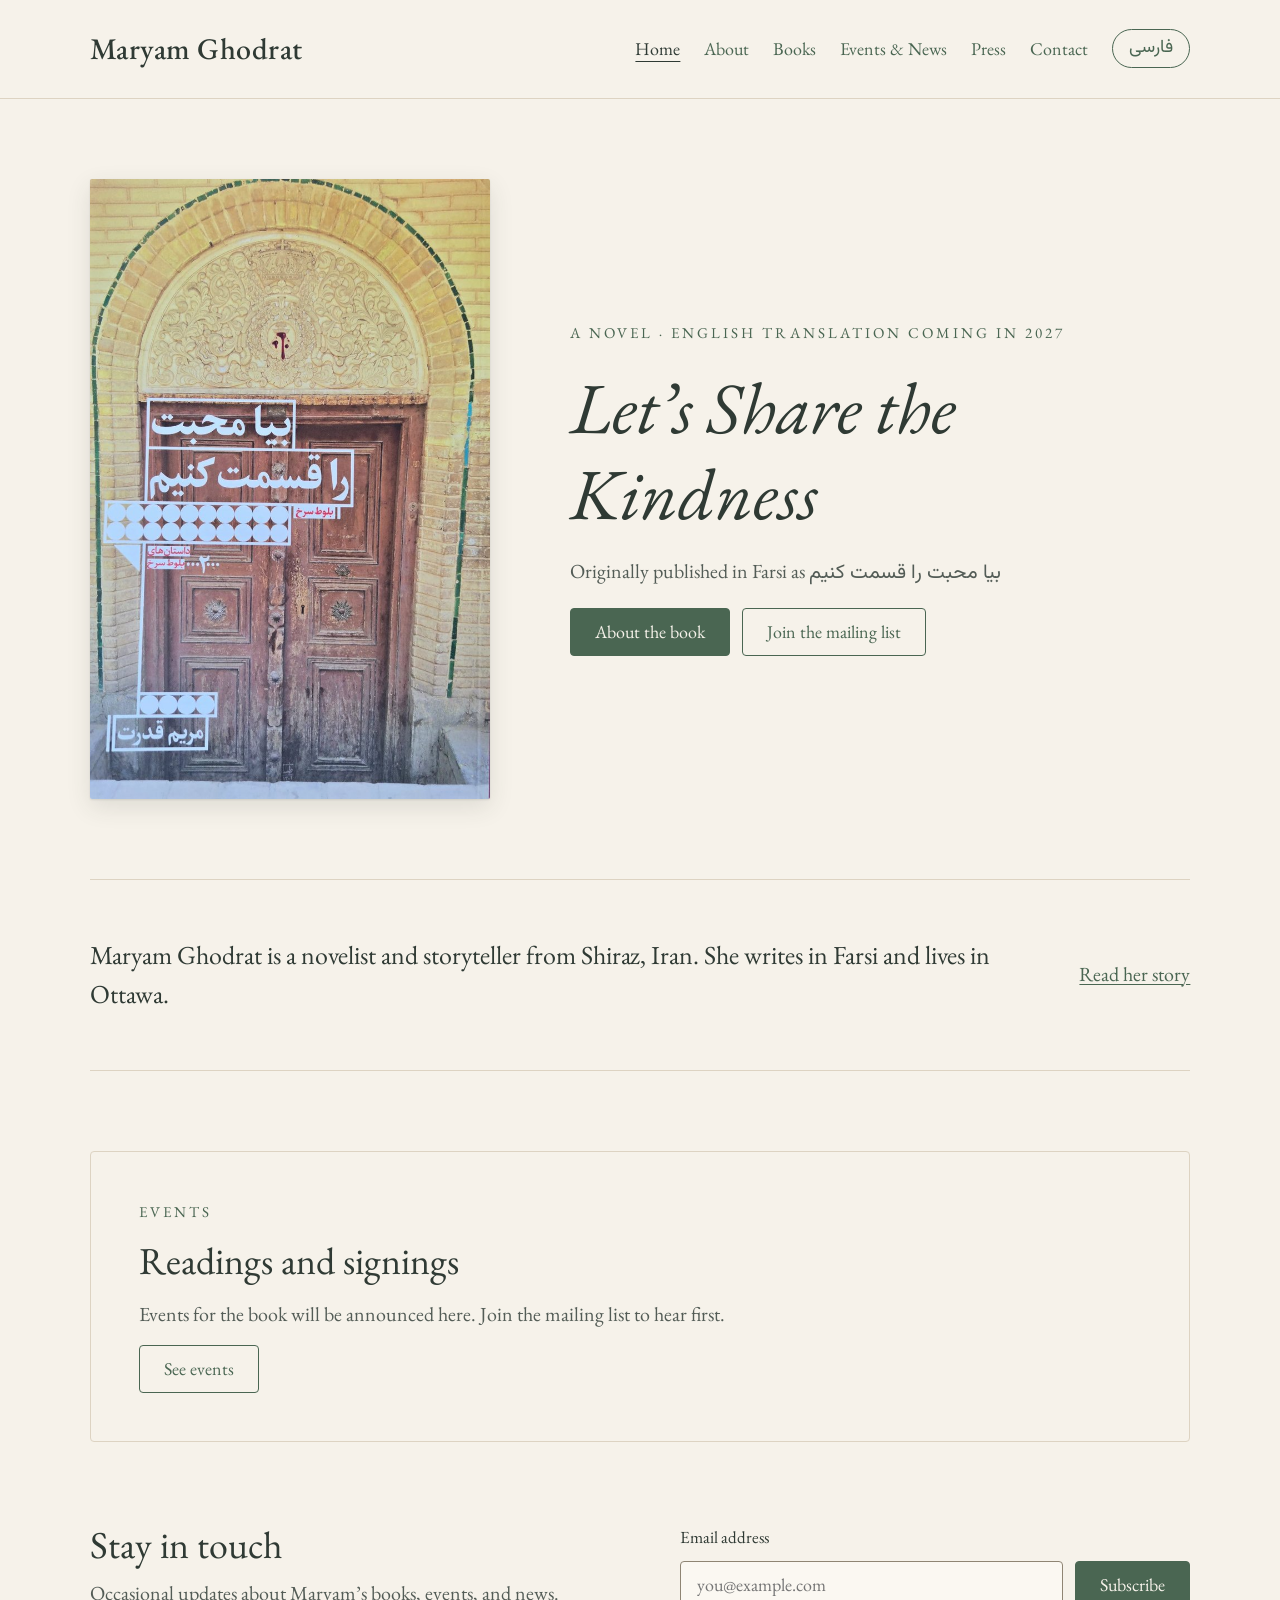
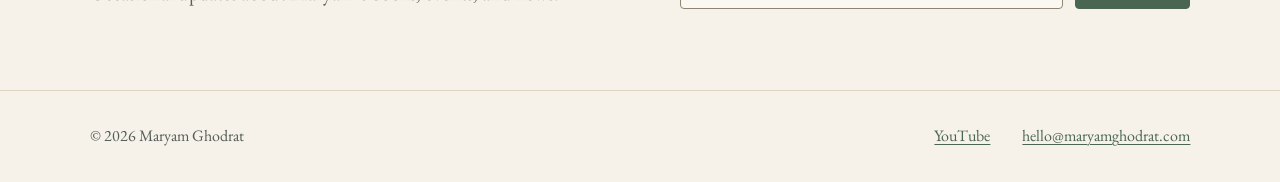
<file: index.html>
<!doctype html>
<html lang="en" dir="ltr">
<head>
  <meta charset="utf-8">
  <meta name="viewport" content="width=device-width, initial-scale=1">
  <title>Maryam Ghodrat</title>
  <meta name="description" content="Maryam Ghodrat is a Farsi-language novelist and storyteller from Shiraz, Iran, now living in Ottawa.">
  <link rel="canonical" href="https://maryamghodrat.com/">
  <link rel="alternate" hreflang="en" href="https://maryamghodrat.com/">
  <link rel="alternate" hreflang="fa" href="https://maryamghodrat.com/fa/">
  <meta property="og:type" content="website">
  <meta property="og:title" content="Maryam Ghodrat">
  <meta property="og:description" content="Maryam Ghodrat is a Farsi-language novelist and storyteller from Shiraz, Iran, now living in Ottawa.">
  <meta property="og:url" content="https://maryamghodrat.com/">
  <meta property="og:image" content="https://maryamghodrat.com/images/cover-fa-front.jpg">
  <link rel="preconnect" href="https://fonts.googleapis.com">
  <link rel="preconnect" href="https://fonts.gstatic.com" crossorigin>
  <link rel="stylesheet" href="https://fonts.googleapis.com/css2?family=EB+Garamond:ital,wght@0,400;0,500;1,400&family=Vazirmatn:wght@400;500&display=swap">
  <link rel="stylesheet" href="css/style.css">
  <script src="js/signup.js" defer></script>
</head>
<body>
  <a class="skip" href="#main">Skip to content</a>
  <header class="site-header">
    <a class="wordmark" href="index.html">Maryam Ghodrat</a>
    <nav aria-label="Main">
      <a href="index.html" aria-current="page">Home</a>
      <a href="about.html">About</a>
      <a href="books.html">Books</a>
      <a href="events.html">Events &amp; News</a>
      <a href="press.html">Press</a>
      <a href="contact.html">Contact</a>
      <a class="lang-switch" href="fa/index.html" lang="fa" hreflang="fa" aria-label="Read this page in Farsi">فارسی</a>
    </nav>
  </header>
  <main id="main">
    <section class="hero">
      <div class="hero-cover"><img src="images/cover-fa-front.jpg" width="720" height="1116" alt="Front cover of بیا محبت را قسمت کنیم by Maryam Ghodrat: a weathered, carved wooden door in an arched brick doorway"></div>
      <div class="hero-text">
        <p class="eyebrow">A novel · English translation coming in 2027</p>
        <h1><em>Let’s Share the Kindness</em></h1>
        <p class="muted">Originally published in Farsi as <span lang="fa" dir="rtl">بیا محبت را قسمت کنیم</span></p>
        <div class="actions">
          <a class="btn" href="books.html">About the book</a>
          <a class="btn btn-outline" href="#newsletter">Join the mailing list</a>
        </div>
      </div>
    </section>

    <section class="intro">
      <p>Maryam Ghodrat is a novelist and storyteller from Shiraz, Iran. She writes in Farsi and lives in Ottawa.</p>
      <a href="about.html">Read her story</a>
    </section>

    <section class="two-up">
      <div class="panel">
        <p class="eyebrow">Events</p>
        <h2>Readings and signings</h2>
        <p class="muted">Events for the book will be announced here. Join the mailing list to hear first.</p>
        <a class="btn btn-outline" href="events.html">See events</a>
      </div>
    </section>
  </main>
  <section class="signup" id="newsletter" aria-labelledby="newsletter-h">
    <div>
      <h2 id="newsletter-h">Stay in touch</h2>
      <p class="muted">Occasional updates about Maryam’s books, events, and news.</p>
    </div>
    <!-- Newsletter: signups go straight to Kit (form 10128531). Subscribers are stored in the Kit account, not on this website. -->
    <form class="signup-form" action="https://app.kit.com/forms/10128531/subscriptions" method="post" data-success="Thank you! Please check your inbox and confirm your subscription.">
      <label for="email">Email address</label>
      <div class="row">
        <input id="email" name="email_address" type="email" autocomplete="email" placeholder="you@example.com" dir="ltr" required>
        <button type="submit" class="btn">Subscribe</button>
      </div>
      <p class="form-status" role="status" aria-live="polite"></p>
    </form>
  </section>
  <footer class="site-footer">
    <span>© 2026 Maryam Ghodrat</span>
    <span class="footer-links"><a href="https://www.youtube.com/playlist?list=PLEKfHqTcQ0SQ">YouTube</a><a href="mailto:hello@maryamghodrat.com" dir="ltr">hello@maryamghodrat.com</a></span>
  </footer>
</body>
</html>
</file>
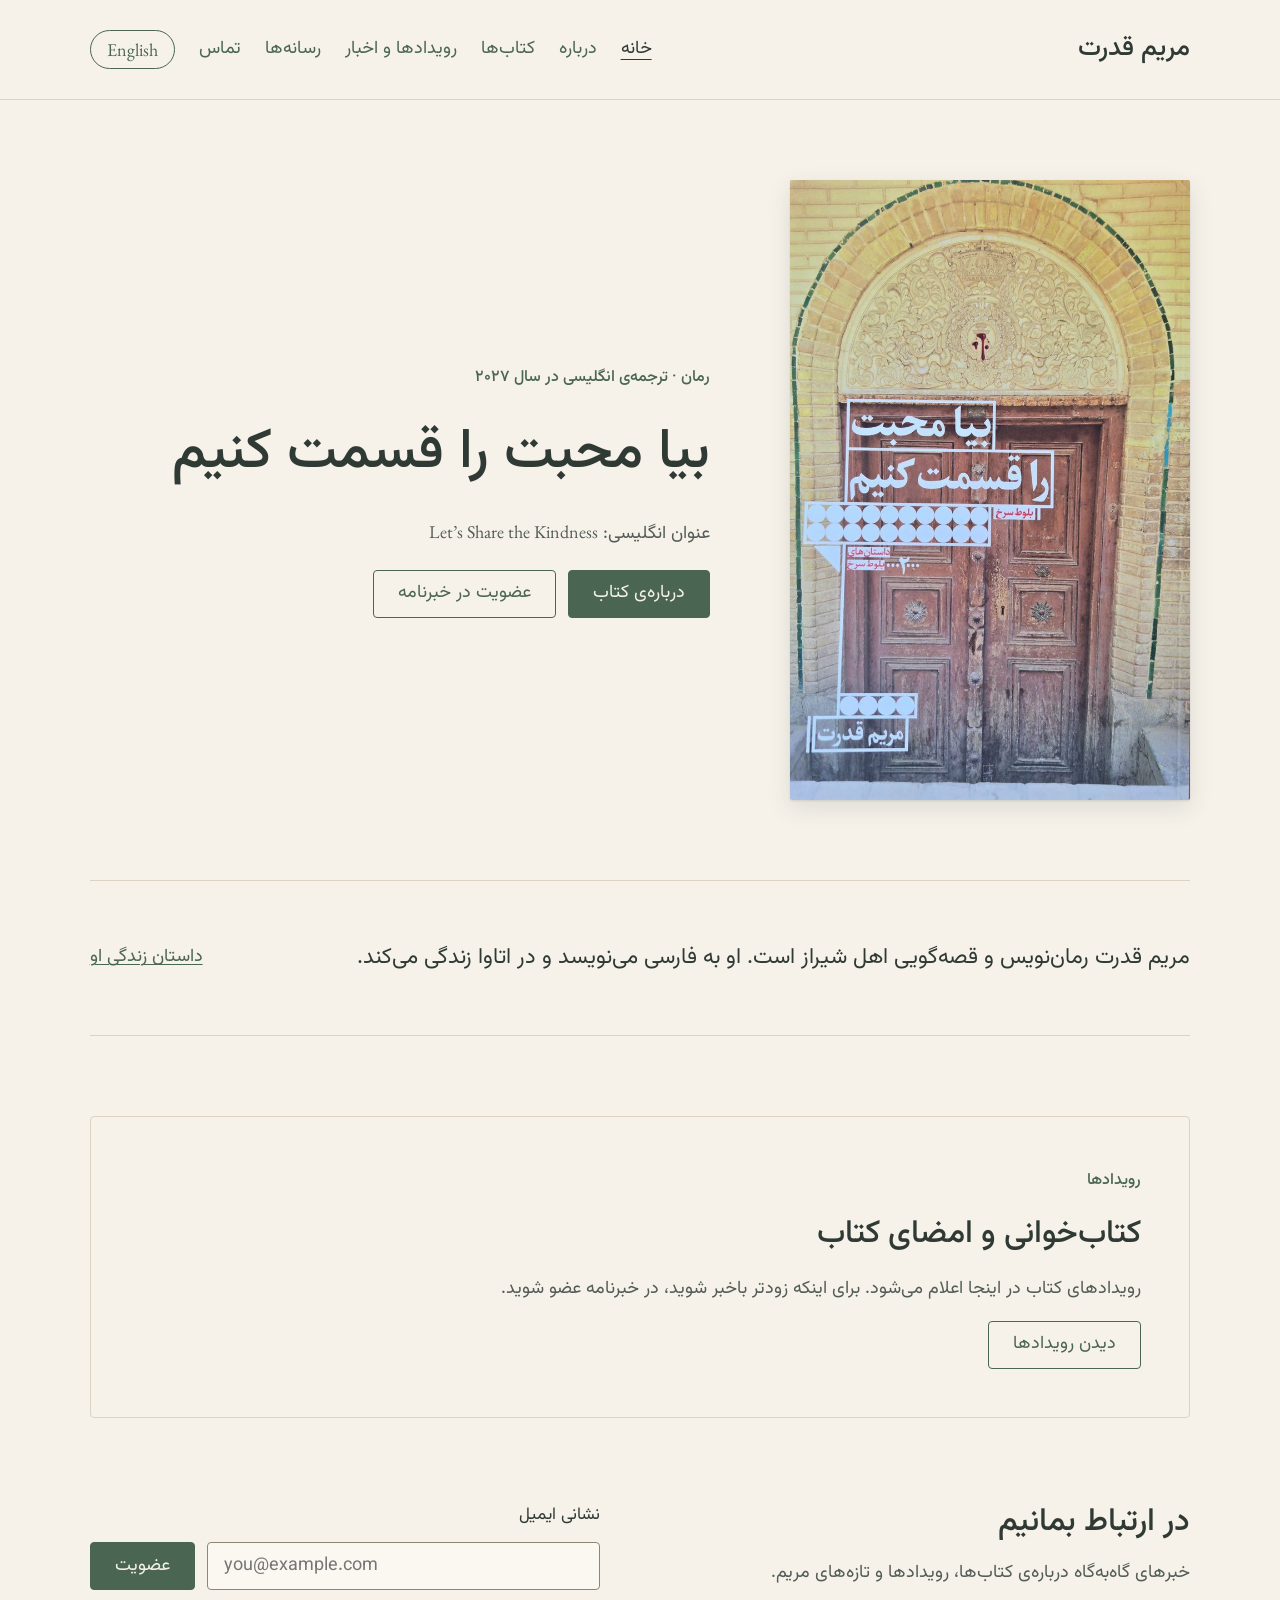
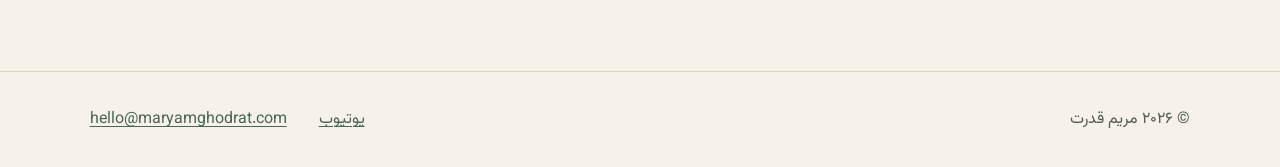
<file: fa/index.html>
<!doctype html>
<html lang="fa" dir="rtl">
<head>
  <meta charset="utf-8">
  <meta name="viewport" content="width=device-width, initial-scale=1">
  <title>مریم قدرت</title>
  <meta name="description" content="مریم قدرت، رمان‌نویس و قصه‌گوی فارسی‌زبان اهل شیراز، ساکن اتاوا.">
  <link rel="canonical" href="https://maryamghodrat.com/fa/">
  <link rel="alternate" hreflang="en" href="https://maryamghodrat.com/">
  <link rel="alternate" hreflang="fa" href="https://maryamghodrat.com/fa/">
  <meta property="og:type" content="website">
  <meta property="og:title" content="مریم قدرت">
  <meta property="og:description" content="مریم قدرت، رمان‌نویس و قصه‌گوی فارسی‌زبان اهل شیراز، ساکن اتاوا.">
  <meta property="og:url" content="https://maryamghodrat.com/fa/">
  <meta property="og:image" content="https://maryamghodrat.com/images/cover-fa-front.jpg">
  <link rel="preconnect" href="https://fonts.googleapis.com">
  <link rel="preconnect" href="https://fonts.gstatic.com" crossorigin>
  <link rel="stylesheet" href="https://fonts.googleapis.com/css2?family=EB+Garamond:ital,wght@0,400;0,500;1,400&family=Vazirmatn:wght@400;500&display=swap">
  <link rel="stylesheet" href="../css/style.css">
  <script src="../js/signup.js" defer></script>
</head>
<body>
  <a class="skip" href="#main">رفتن به محتوای اصلی</a>
  <header class="site-header">
    <a class="wordmark" href="index.html">مریم قدرت</a>
    <nav aria-label="منوی اصلی">
      <a href="index.html" aria-current="page">خانه</a>
      <a href="about.html">درباره</a>
      <a href="books.html">کتاب‌ها</a>
      <a href="events.html">رویدادها و اخبار</a>
      <a href="press.html">رسانه‌ها</a>
      <a href="contact.html">تماس</a>
      <a class="lang-switch" href="../index.html" lang="en" hreflang="en" aria-label="Read this page in English">English</a>
    </nav>
  </header>
  <main id="main">
    <section class="hero">
      <div class="hero-cover"><img src="../images/cover-fa-front.jpg" width="720" height="1116" alt="جلد روی کتاب «بیا محبت را قسمت کنیم» اثر مریم قدرت: دری چوبی و کهنه در سردری آجری و طاق‌دار"></div>
      <div class="hero-text">
        <p class="eyebrow">رمان · ترجمه‌ی انگلیسی در سال ۲۰۲۷</p>
        <h1>بیا محبت را قسمت کنیم</h1>
        <p class="muted">عنوان انگلیسی: <span lang="en" dir="ltr"><em>Let’s Share the Kindness</em></span></p>
        <div class="actions">
          <a class="btn" href="books.html">درباره‌ی کتاب</a>
          <a class="btn btn-outline" href="#newsletter">عضویت در خبرنامه</a>
        </div>
      </div>
    </section>

    <section class="intro">
      <p>مریم قدرت رمان‌نویس و قصه‌گویی اهل شیراز است. او به فارسی می‌نویسد و در اتاوا زندگی می‌کند.</p>
      <a href="about.html">داستان زندگی او</a>
    </section>

    <section class="two-up">
      <div class="panel">
        <p class="eyebrow">رویدادها</p>
        <h2>کتاب‌خوانی و امضای کتاب</h2>
        <p class="muted">رویدادهای کتاب در اینجا اعلام می‌شود. برای اینکه زودتر باخبر شوید، در خبرنامه عضو شوید.</p>
        <a class="btn btn-outline" href="events.html">دیدن رویدادها</a>
      </div>
    </section>
  </main>
  <section class="signup" id="newsletter" aria-labelledby="newsletter-h">
    <div>
      <h2 id="newsletter-h">در ارتباط بمانیم</h2>
      <p class="muted">خبرهای گاه‌به‌گاه درباره‌ی کتاب‌ها، رویدادها و تازه‌های مریم.</p>
    </div>
    <!-- Newsletter: signups go straight to Kit (form 10128531). Subscribers are stored in the Kit account, not on this website. -->
    <form class="signup-form" action="https://app.kit.com/forms/10128531/subscriptions" method="post" data-success="سپاس! لطفاً ایمیل خود را بررسی کنید و عضویتتان را تأیید کنید.">
      <label for="email">نشانی ایمیل</label>
      <div class="row">
        <input id="email" name="email_address" type="email" autocomplete="email" placeholder="you@example.com" dir="ltr" required>
        <button type="submit" class="btn">عضویت</button>
      </div>
      <p class="form-status" role="status" aria-live="polite"></p>
    </form>
  </section>
  <footer class="site-footer">
    <span>© ۲۰۲۶ مریم قدرت</span>
    <span class="footer-links"><a href="https://www.youtube.com/channel/UCjnXpdF6b_UfxLox6xlHu4A">یوتیوب</a><a href="mailto:hello@maryamghodrat.com" dir="ltr">hello@maryamghodrat.com</a></span>
  </footer>
</body>
</html>
</file>
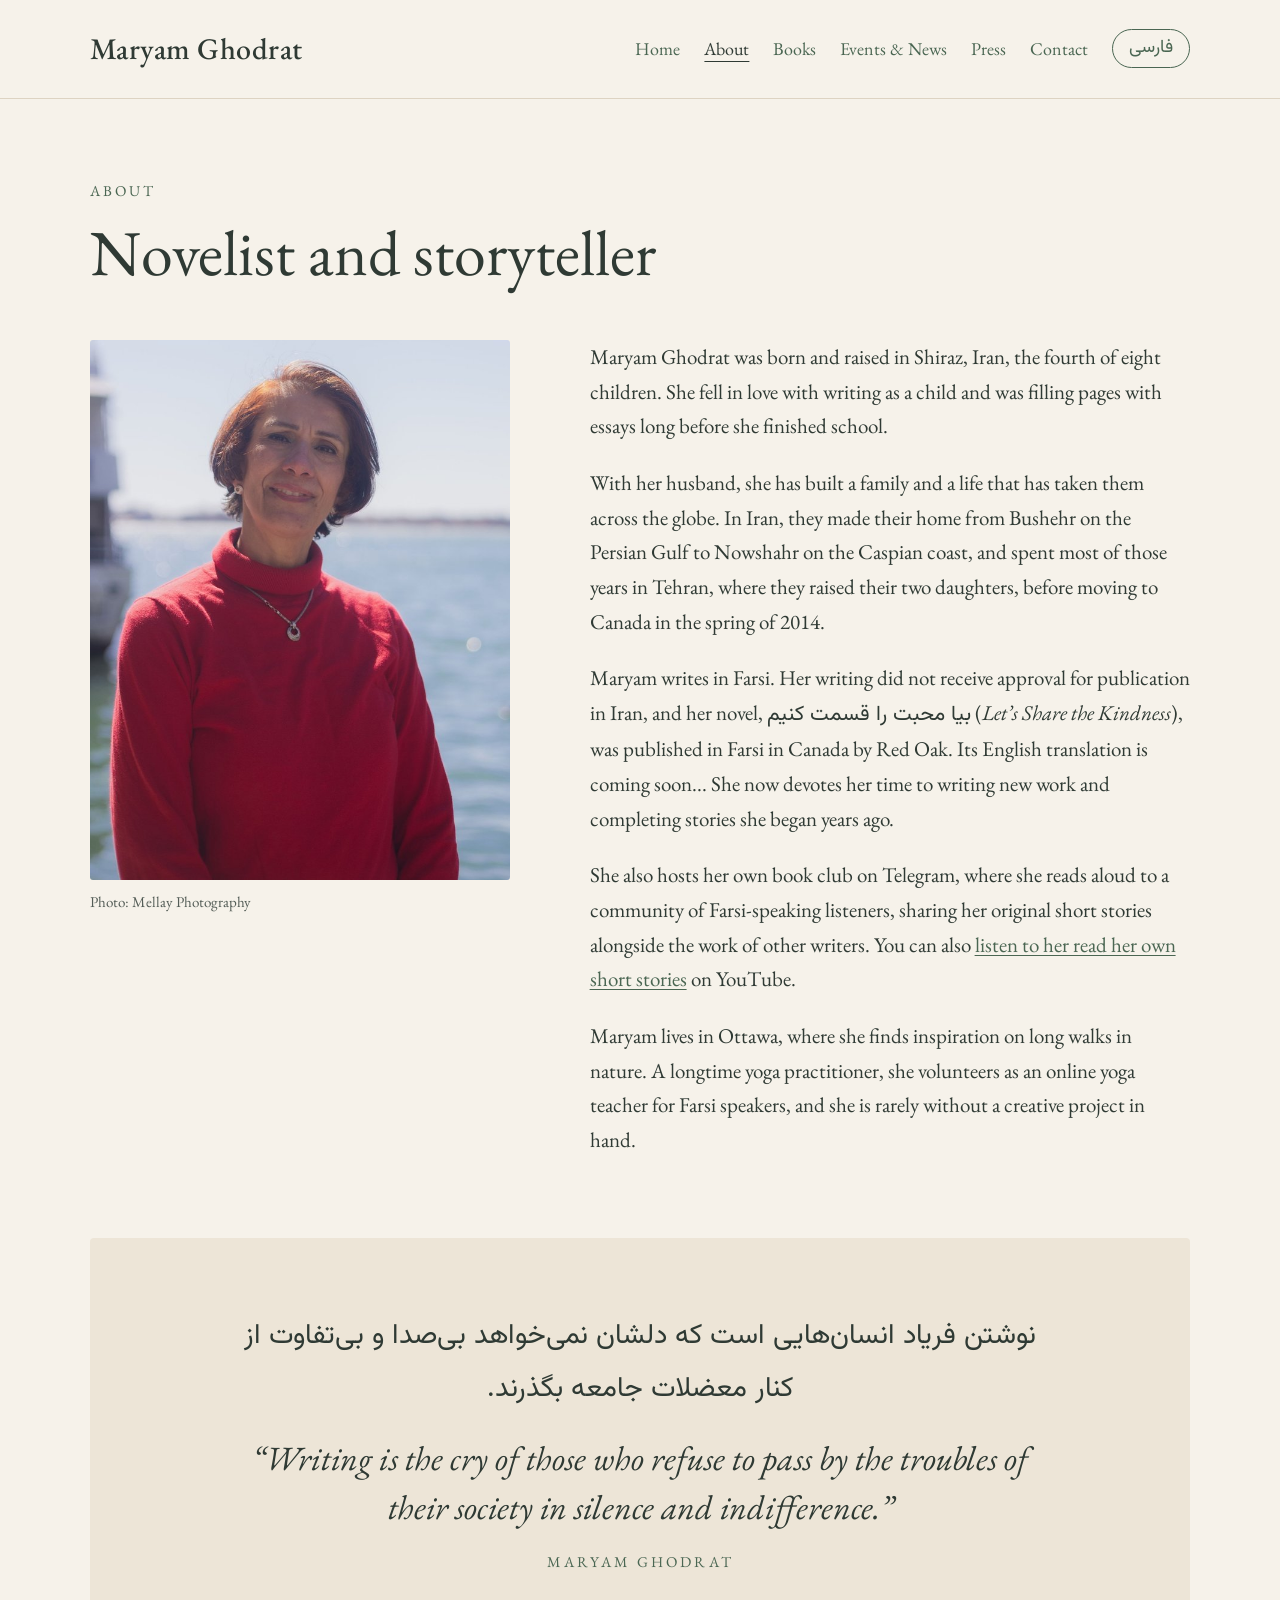
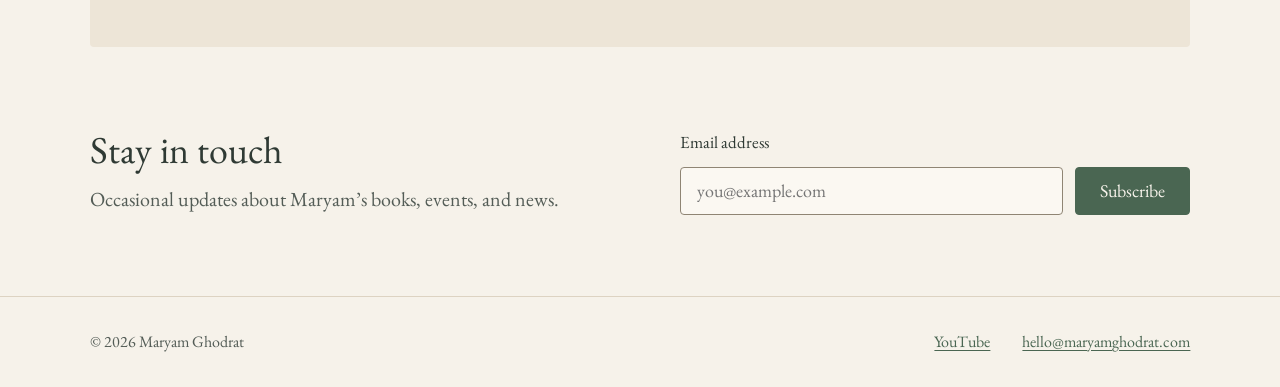
<file: about.html>
<!doctype html>
<html lang="en" dir="ltr">
<head>
  <meta charset="utf-8">
  <meta name="viewport" content="width=device-width, initial-scale=1">
  <title>About – Maryam Ghodrat</title>
  <meta name="description" content="About Maryam Ghodrat, a Farsi-language novelist from Shiraz, Iran, now living in Ottawa.">
  <link rel="canonical" href="https://maryamghodrat.com/about.html">
  <link rel="alternate" hreflang="en" href="https://maryamghodrat.com/about.html">
  <link rel="alternate" hreflang="fa" href="https://maryamghodrat.com/fa/about.html">
  <meta property="og:type" content="website">
  <meta property="og:title" content="About – Maryam Ghodrat">
  <meta property="og:description" content="About Maryam Ghodrat, a Farsi-language novelist from Shiraz, Iran, now living in Ottawa.">
  <meta property="og:url" content="https://maryamghodrat.com/about.html">
  <meta property="og:image" content="https://maryamghodrat.com/images/cover-fa-front.jpg">
  <link rel="preconnect" href="https://fonts.googleapis.com">
  <link rel="preconnect" href="https://fonts.gstatic.com" crossorigin>
  <link rel="stylesheet" href="https://fonts.googleapis.com/css2?family=EB+Garamond:ital,wght@0,400;0,500;1,400&family=Vazirmatn:wght@400;500&display=swap">
  <link rel="stylesheet" href="css/style.css">
  <script src="js/signup.js" defer></script>
</head>
<body>
  <a class="skip" href="#main">Skip to content</a>
  <header class="site-header">
    <a class="wordmark" href="index.html">Maryam Ghodrat</a>
    <nav aria-label="Main">
      <a href="index.html">Home</a>
      <a href="about.html" aria-current="page">About</a>
      <a href="books.html">Books</a>
      <a href="events.html">Events &amp; News</a>
      <a href="press.html">Press</a>
      <a href="contact.html">Contact</a>
      <a class="lang-switch" href="fa/about.html" lang="fa" hreflang="fa" aria-label="Read this page in Farsi">فارسی</a>
    </nav>
  </header>
  <main id="main">
    <section class="page-title">
      <p class="eyebrow">About</p>
      <h1>Novelist and storyteller</h1>
    </section>

    <section class="bio">
      <figure class="portrait"><img src="images/maryam-ghodrat-portrait.jpg" width="700" height="900" alt="Maryam Ghodrat, smiling, in a red sweater by the water"><figcaption>Photo: Mellay Photography</figcaption></figure>
      <div class="bio-text">
        <p>Maryam Ghodrat was born and raised in Shiraz, Iran, the fourth of eight children. She fell in love with writing as a child and was filling pages with essays long before she finished school.</p>
        <p>With her husband, she has built a family and a life that has taken them across the globe. In Iran, they made their home from Bushehr on the Persian Gulf to Nowshahr on the Caspian coast, and spent most of those years in Tehran, where they raised their two daughters, before moving to Canada in the spring of 2014.</p>
        <p>Maryam writes in Farsi. Her writing did not receive approval for publication in Iran, and her novel, <span lang="fa" dir="rtl">بیا محبت را قسمت کنیم</span> (<em>Let’s Share the Kindness</em>), was published in Farsi in Canada by Red Oak. Its English translation is coming soon... She now devotes her time to writing new work and completing stories she began years ago.</p>
        <p>She also hosts her own book club on Telegram, where she reads aloud to a community of Farsi-speaking listeners, sharing her original short stories alongside the work of other writers. You can also <a href="https://www.youtube.com/playlist?list=PLEKfHqTcQ0SQ">listen to her read her own short stories</a> on YouTube.</p>
        <p>Maryam lives in Ottawa, where she finds inspiration on long walks in nature. A longtime yoga practitioner, she volunteers as an online yoga teacher for Farsi speakers, and she is rarely without a creative project in hand.</p>
      </div>
    </section>

    <section class="quote">
      <p class="quote-fa" lang="fa" dir="rtl">نوشتن فریاد انسان‌هایی است که دلشان نمی‌خواهد بی‌صدا و بی‌تفاوت از کنار معضلات جامعه بگذرند.</p>
      <p class="quote-en">“Writing is the cry of those who refuse to pass by the troubles of their society in silence and indifference.”</p>
      <p class="eyebrow">Maryam Ghodrat</p>
    </section>
  </main>
  <section class="signup" id="newsletter" aria-labelledby="newsletter-h">
    <div>
      <h2 id="newsletter-h">Stay in touch</h2>
      <p class="muted">Occasional updates about Maryam’s books, events, and news.</p>
    </div>
    <!-- Newsletter: signups go straight to Kit (form 10128531). Subscribers are stored in the Kit account, not on this website. -->
    <form class="signup-form" action="https://app.kit.com/forms/10128531/subscriptions" method="post" data-success="Thank you! Please check your inbox and confirm your subscription.">
      <label for="email">Email address</label>
      <div class="row">
        <input id="email" name="email_address" type="email" autocomplete="email" placeholder="you@example.com" dir="ltr" required>
        <button type="submit" class="btn">Subscribe</button>
      </div>
      <p class="form-status" role="status" aria-live="polite"></p>
    </form>
  </section>
  <footer class="site-footer">
    <span>© 2026 Maryam Ghodrat</span>
    <span class="footer-links"><a href="https://www.youtube.com/playlist?list=PLEKfHqTcQ0SQ">YouTube</a><a href="mailto:hello@maryamghodrat.com" dir="ltr">hello@maryamghodrat.com</a></span>
  </footer>
</body>
</html>
</file>
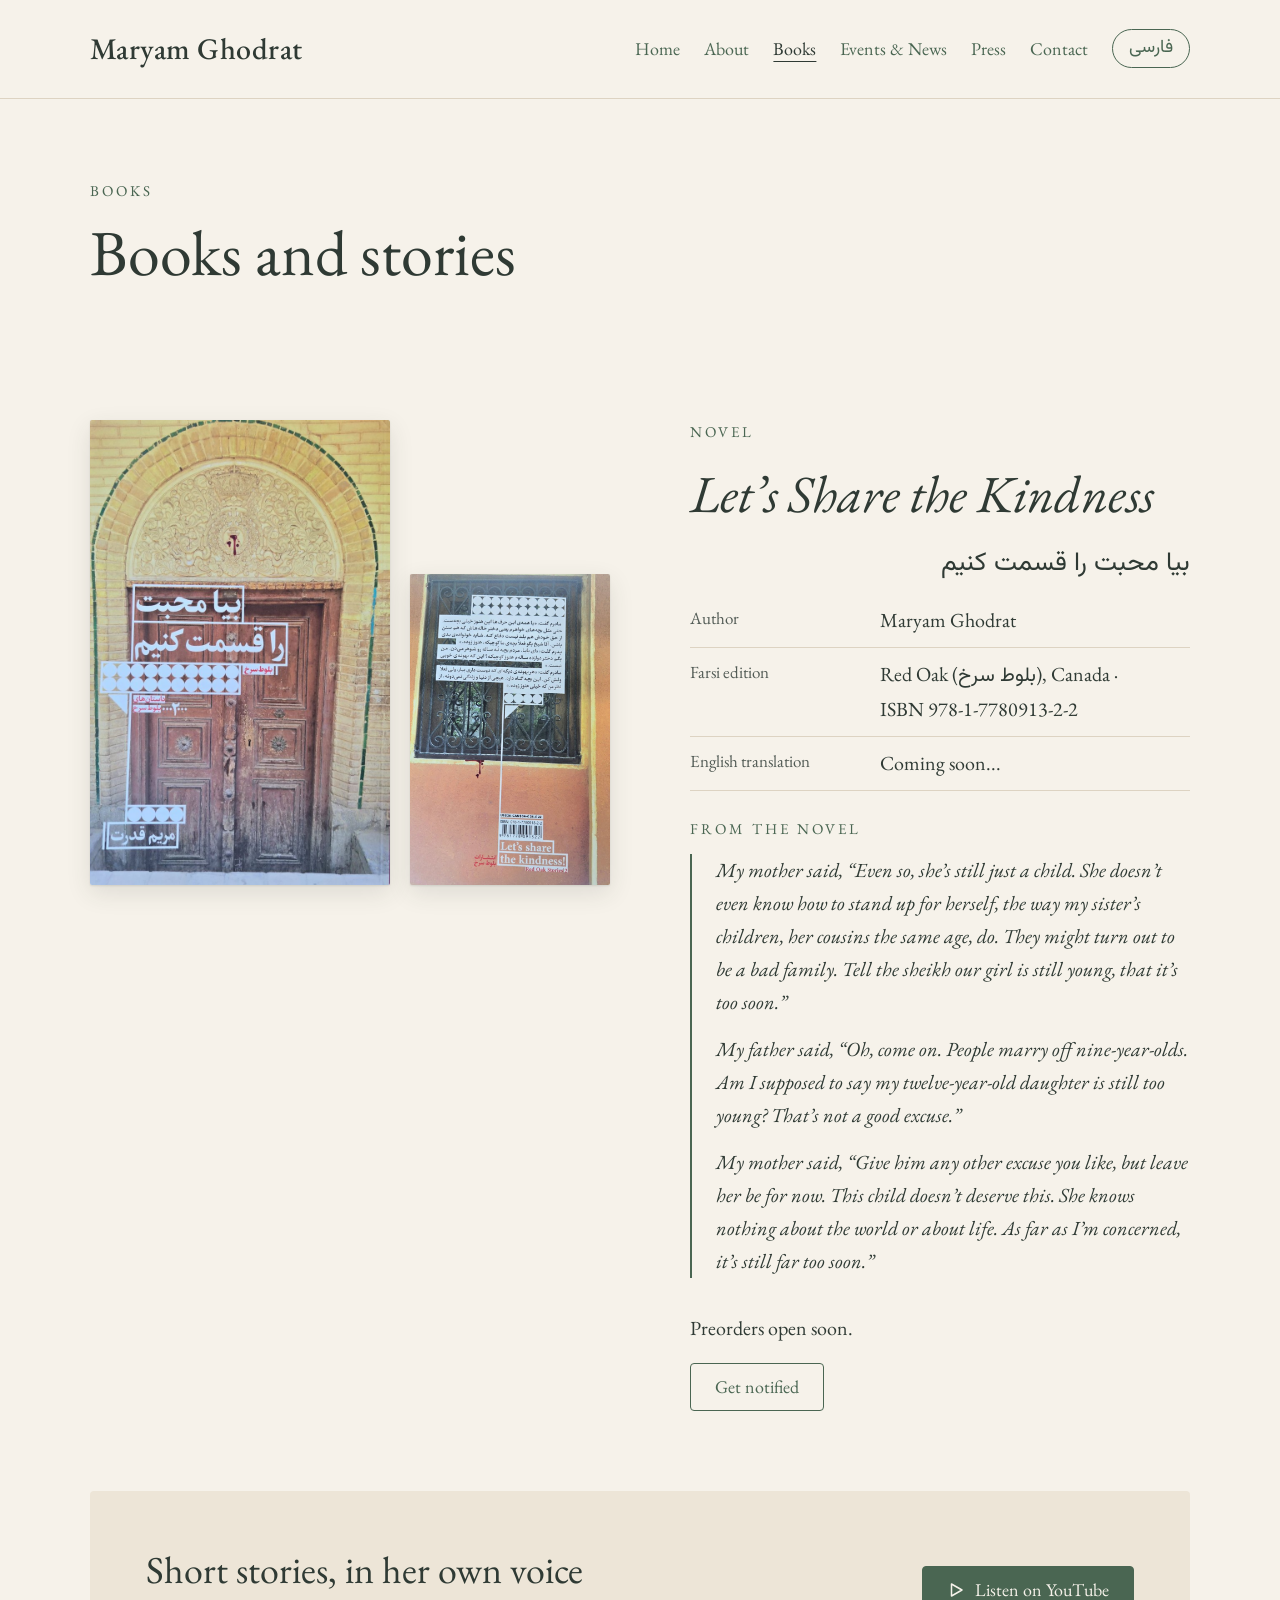
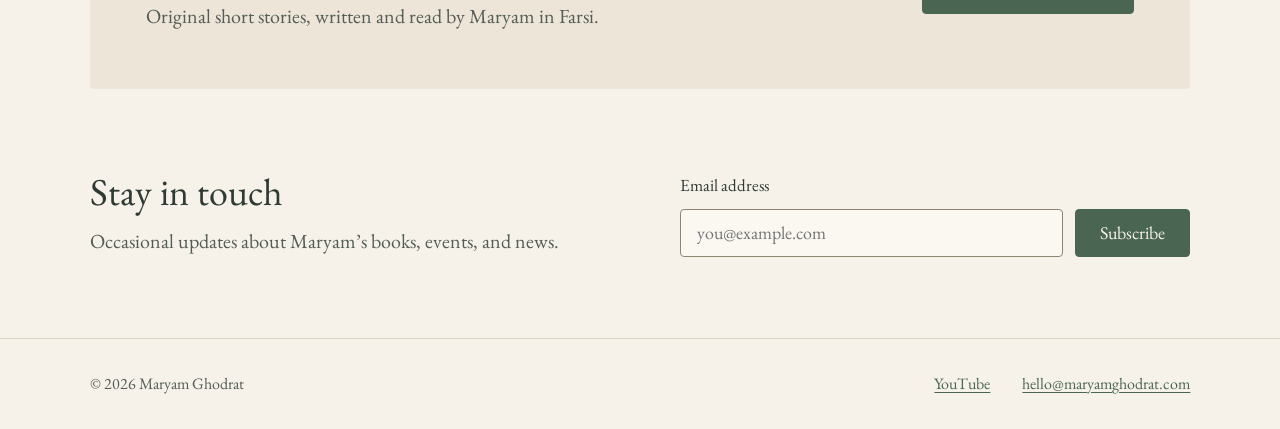
<file: books.html>
<!doctype html>
<html lang="en" dir="ltr">
<head>
  <meta charset="utf-8">
  <meta name="viewport" content="width=device-width, initial-scale=1">
  <title>Books – Maryam Ghodrat</title>
  <meta name="description" content="Let’s Share the Kindness, a novel by Maryam Ghodrat. English translation forthcoming in 2027.">
  <link rel="canonical" href="https://maryamghodrat.com/books.html">
  <link rel="alternate" hreflang="en" href="https://maryamghodrat.com/books.html">
  <link rel="alternate" hreflang="fa" href="https://maryamghodrat.com/fa/books.html">
  <meta property="og:type" content="website">
  <meta property="og:title" content="Books – Maryam Ghodrat">
  <meta property="og:description" content="Let’s Share the Kindness, a novel by Maryam Ghodrat. English translation forthcoming in 2027.">
  <meta property="og:url" content="https://maryamghodrat.com/books.html">
  <meta property="og:image" content="https://maryamghodrat.com/images/cover-fa-front.jpg">
  <link rel="preconnect" href="https://fonts.googleapis.com">
  <link rel="preconnect" href="https://fonts.gstatic.com" crossorigin>
  <link rel="stylesheet" href="https://fonts.googleapis.com/css2?family=EB+Garamond:ital,wght@0,400;0,500;1,400&family=Vazirmatn:wght@400;500&display=swap">
  <link rel="stylesheet" href="css/style.css">
  <script src="js/signup.js" defer></script>
</head>
<body>
  <a class="skip" href="#main">Skip to content</a>
  <header class="site-header">
    <a class="wordmark" href="index.html">Maryam Ghodrat</a>
    <nav aria-label="Main">
      <a href="index.html">Home</a>
      <a href="about.html">About</a>
      <a href="books.html" aria-current="page">Books</a>
      <a href="events.html">Events &amp; News</a>
      <a href="press.html">Press</a>
      <a href="contact.html">Contact</a>
      <a class="lang-switch" href="fa/books.html" lang="fa" hreflang="fa" aria-label="Read this page in Farsi">فارسی</a>
    </nav>
  </header>
  <main id="main">
    <section class="page-title">
      <p class="eyebrow">Books</p>
      <h1>Books and stories</h1>
    </section>

    <section class="book">
      <div class="covers">
        <a href="images/cover-fa-front-full.jpg" title="Click to enlarge"><img src="images/cover-fa-front.jpg" width="720" height="1116" alt="Front cover of بیا محبت را قسمت کنیم by Maryam Ghodrat: a weathered, carved wooden door in an arched brick doorway" loading="lazy"></a>
        <a href="images/cover-fa-back-full.jpg" title="Click to enlarge"><img src="images/cover-fa-back.jpg" width="720" height="1121" alt="Back cover of the Farsi edition, with an excerpt from the novel" loading="lazy"></a>
      </div>
      <div class="book-text">
        <p class="eyebrow">Novel</p>
        <h2 class="book-title"><em>Let’s Share the Kindness</em></h2>
        <p class="fa-title" lang="fa" dir="rtl">بیا محبت را قسمت کنیم</p>
        <dl class="details">
          <div><dt>Author</dt><dd>Maryam Ghodrat</dd></div>
          <div><dt>Farsi edition</dt><dd>Red Oak (<span lang="fa" dir="rtl">بلوط سرخ</span>), Canada · <span class="nowrap">ISBN 978-1-7780913-2-2</span></dd></div>
          <div><dt>English translation</dt><dd>Coming soon...</dd></div>
        </dl>
        <figure class="excerpt">
          <figcaption class="eyebrow">From the novel</figcaption>
          <blockquote>
            <p>My mother said, “Even so, she’s still just a child. She doesn’t even know how to stand up for herself, the way my sister’s children, her cousins the same age, do. They might turn out to be a bad family. Tell the sheikh our girl is still young, that it’s too soon.”</p>
            <p>My father said, “Oh, come on. People marry off nine-year-olds. Am I supposed to say my twelve-year-old daughter is still too young? That’s not a good excuse.”</p>
            <p>My mother said, “Give him any other excuse you like, but leave her be for now. This child doesn’t deserve this. She knows nothing about the world or about life. As far as I’m concerned, it’s still far too soon.”</p>
          </blockquote>
        </figure>
        <p class="buy-label">Preorders open soon.</p>
        <div class="actions"><a class="btn btn-outline" href="#newsletter">Get notified</a></div>
      </div>
    </section>

    <section class="banner">
      <div>
        <h2>Short stories, in her own voice</h2>
        <p class="muted">Original short stories, written and read by Maryam in Farsi.</p>
      </div>
      <a class="btn" href="https://www.youtube.com/playlist?list=PLEKfHqTcQ0SQ"><svg aria-hidden="true" focusable="false" width="18" height="18" viewBox="0 0 24 24" fill="none" stroke="currentColor" stroke-width="2" stroke-linejoin="round"><polygon points="6 4 20 12 6 20 6 4"/></svg><span>Listen on YouTube</span></a>
    </section>
  </main>
  <section class="signup" id="newsletter" aria-labelledby="newsletter-h">
    <div>
      <h2 id="newsletter-h">Stay in touch</h2>
      <p class="muted">Occasional updates about Maryam’s books, events, and news.</p>
    </div>
    <!-- Newsletter: signups go straight to Kit (form 10128531). Subscribers are stored in the Kit account, not on this website. -->
    <form class="signup-form" action="https://app.kit.com/forms/10128531/subscriptions" method="post" data-success="Thank you! Please check your inbox and confirm your subscription.">
      <label for="email">Email address</label>
      <div class="row">
        <input id="email" name="email_address" type="email" autocomplete="email" placeholder="you@example.com" dir="ltr" required>
        <button type="submit" class="btn">Subscribe</button>
      </div>
      <p class="form-status" role="status" aria-live="polite"></p>
    </form>
  </section>
  <footer class="site-footer">
    <span>© 2026 Maryam Ghodrat</span>
    <span class="footer-links"><a href="https://www.youtube.com/playlist?list=PLEKfHqTcQ0SQ">YouTube</a><a href="mailto:hello@maryamghodrat.com" dir="ltr">hello@maryamghodrat.com</a></span>
  </footer>
</body>
</html>
</file>
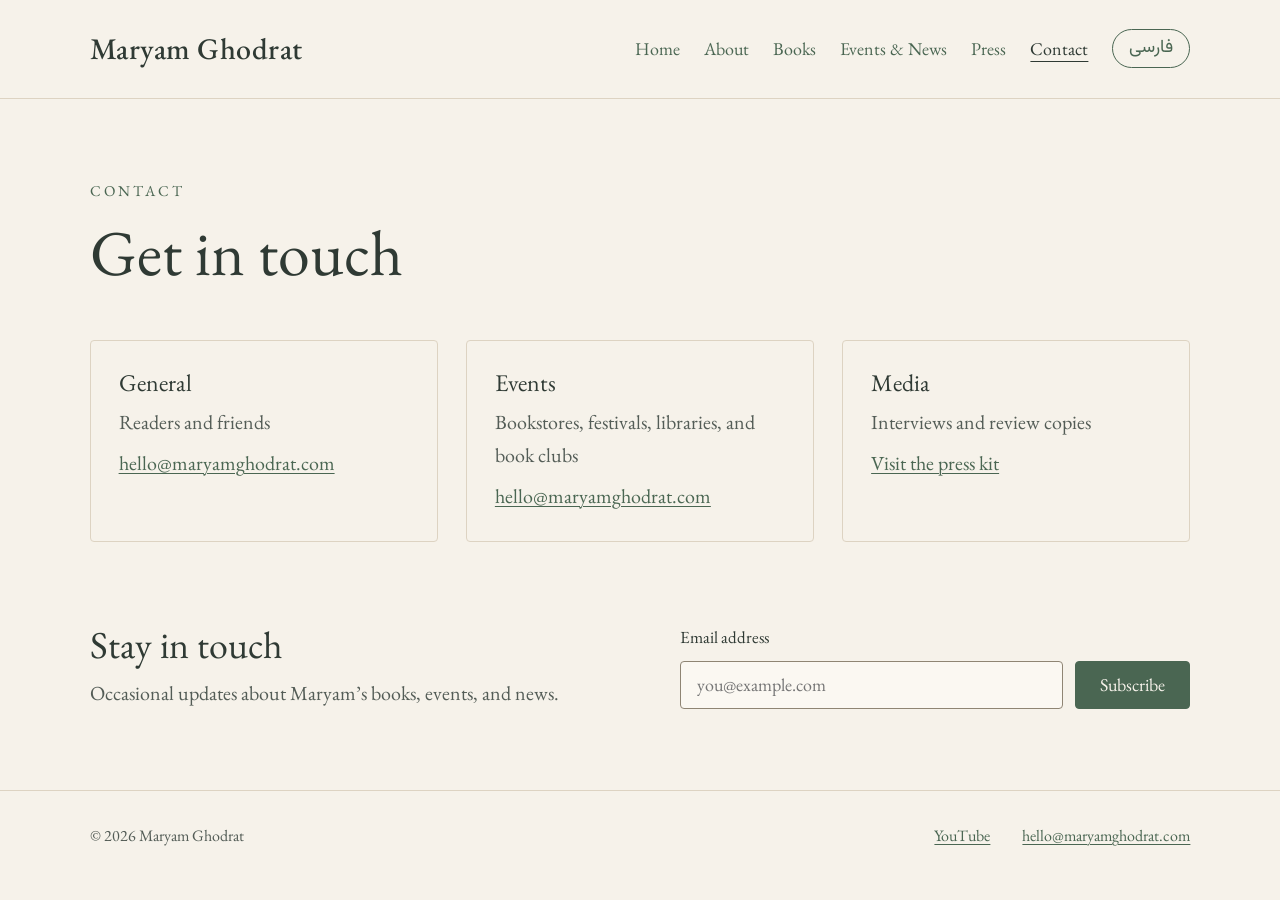
<file: contact.html>
<!doctype html>
<html lang="en" dir="ltr">
<head>
  <meta charset="utf-8">
  <meta name="viewport" content="width=device-width, initial-scale=1">
  <title>Contact – Maryam Ghodrat</title>
  <meta name="description" content="Contact author Maryam Ghodrat.">
  <link rel="canonical" href="https://maryamghodrat.com/contact.html">
  <link rel="alternate" hreflang="en" href="https://maryamghodrat.com/contact.html">
  <link rel="alternate" hreflang="fa" href="https://maryamghodrat.com/fa/contact.html">
  <meta property="og:type" content="website">
  <meta property="og:title" content="Contact – Maryam Ghodrat">
  <meta property="og:description" content="Contact author Maryam Ghodrat.">
  <meta property="og:url" content="https://maryamghodrat.com/contact.html">
  <meta property="og:image" content="https://maryamghodrat.com/images/cover-fa-front.jpg">
  <link rel="preconnect" href="https://fonts.googleapis.com">
  <link rel="preconnect" href="https://fonts.gstatic.com" crossorigin>
  <link rel="stylesheet" href="https://fonts.googleapis.com/css2?family=EB+Garamond:ital,wght@0,400;0,500;1,400&family=Vazirmatn:wght@400;500&display=swap">
  <link rel="stylesheet" href="css/style.css">
  <script src="js/signup.js" defer></script>
</head>
<body>
  <a class="skip" href="#main">Skip to content</a>
  <header class="site-header">
    <a class="wordmark" href="index.html">Maryam Ghodrat</a>
    <nav aria-label="Main">
      <a href="index.html">Home</a>
      <a href="about.html">About</a>
      <a href="books.html">Books</a>
      <a href="events.html">Events &amp; News</a>
      <a href="press.html">Press</a>
      <a href="contact.html" aria-current="page">Contact</a>
      <a class="lang-switch" href="fa/contact.html" lang="fa" hreflang="fa" aria-label="Read this page in Farsi">فارسی</a>
    </nav>
  </header>
  <main id="main">
    <section class="page-title">
      <p class="eyebrow">Contact</p>
      <h1>Get in touch</h1>
    </section>

    <section class="cards cards-3">
      <article class="card"><h3>General</h3><p class="muted">Readers and friends</p><a href="mailto:hello@maryamghodrat.com">hello@maryamghodrat.com</a></article>
      <article class="card"><h3>Events</h3><p class="muted">Bookstores, festivals, libraries, and book clubs</p><a href="mailto:hello@maryamghodrat.com">hello@maryamghodrat.com</a></article>
      <article class="card"><h3>Media</h3><p class="muted">Interviews and review copies</p><a href="press.html">Visit the press kit</a></article>
    </section>
  </main>
  <section class="signup" id="newsletter" aria-labelledby="newsletter-h">
    <div>
      <h2 id="newsletter-h">Stay in touch</h2>
      <p class="muted">Occasional updates about Maryam’s books, events, and news.</p>
    </div>
    <!-- Newsletter: signups go straight to Kit (form 10128531). Subscribers are stored in the Kit account, not on this website. -->
    <form class="signup-form" action="https://app.kit.com/forms/10128531/subscriptions" method="post" data-success="Thank you! Please check your inbox and confirm your subscription.">
      <label for="email">Email address</label>
      <div class="row">
        <input id="email" name="email_address" type="email" autocomplete="email" placeholder="you@example.com" dir="ltr" required>
        <button type="submit" class="btn">Subscribe</button>
      </div>
      <p class="form-status" role="status" aria-live="polite"></p>
    </form>
  </section>
  <footer class="site-footer">
    <span>© 2026 Maryam Ghodrat</span>
    <span class="footer-links"><a href="https://www.youtube.com/playlist?list=PLEKfHqTcQ0SQ">YouTube</a><a href="mailto:hello@maryamghodrat.com" dir="ltr">hello@maryamghodrat.com</a></span>
  </footer>
</body>
</html>
</file>
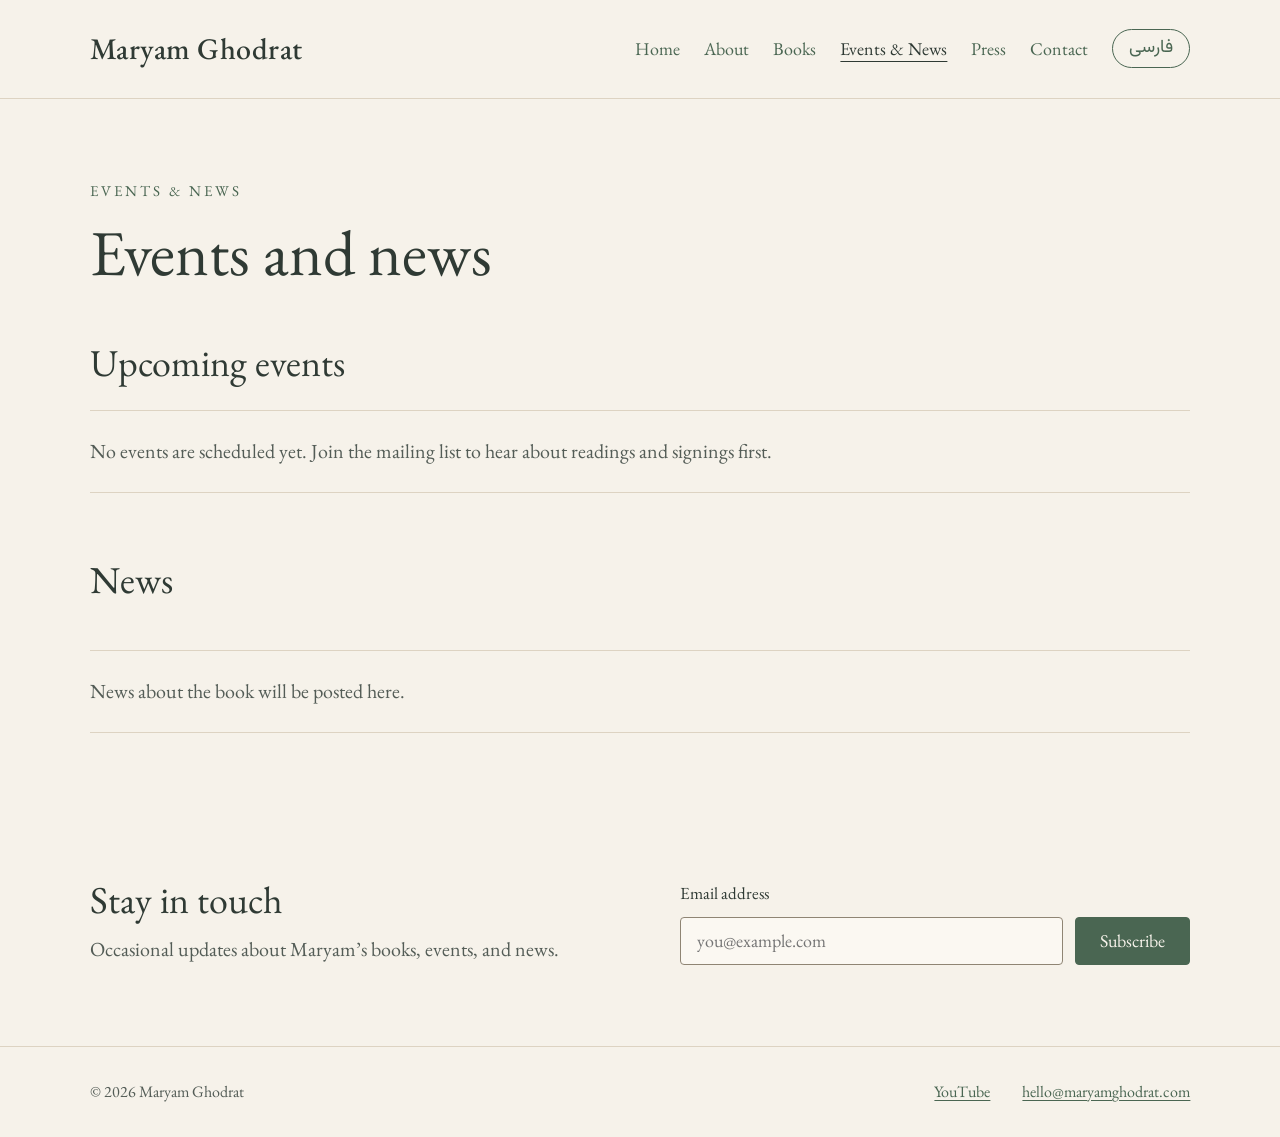
<file: events.html>
<!doctype html>
<html lang="en" dir="ltr">
<head>
  <meta charset="utf-8">
  <meta name="viewport" content="width=device-width, initial-scale=1">
  <title>Events and News – Maryam Ghodrat</title>
  <meta name="description" content="Readings, signings, and news from author Maryam Ghodrat.">
  <link rel="canonical" href="https://maryamghodrat.com/events.html">
  <link rel="alternate" hreflang="en" href="https://maryamghodrat.com/events.html">
  <link rel="alternate" hreflang="fa" href="https://maryamghodrat.com/fa/events.html">
  <meta property="og:type" content="website">
  <meta property="og:title" content="Events and News – Maryam Ghodrat">
  <meta property="og:description" content="Readings, signings, and news from author Maryam Ghodrat.">
  <meta property="og:url" content="https://maryamghodrat.com/events.html">
  <meta property="og:image" content="https://maryamghodrat.com/images/cover-fa-front.jpg">
  <link rel="preconnect" href="https://fonts.googleapis.com">
  <link rel="preconnect" href="https://fonts.gstatic.com" crossorigin>
  <link rel="stylesheet" href="https://fonts.googleapis.com/css2?family=EB+Garamond:ital,wght@0,400;0,500;1,400&family=Vazirmatn:wght@400;500&display=swap">
  <link rel="stylesheet" href="css/style.css">
  <script src="js/signup.js" defer></script>
</head>
<body>
  <a class="skip" href="#main">Skip to content</a>
  <header class="site-header">
    <a class="wordmark" href="index.html">Maryam Ghodrat</a>
    <nav aria-label="Main">
      <a href="index.html">Home</a>
      <a href="about.html">About</a>
      <a href="books.html">Books</a>
      <a href="events.html" aria-current="page">Events &amp; News</a>
      <a href="press.html">Press</a>
      <a href="contact.html">Contact</a>
      <a class="lang-switch" href="fa/events.html" lang="fa" hreflang="fa" aria-label="Read this page in Farsi">فارسی</a>
    </nav>
  </header>
  <main id="main">
    <section class="page-title">
      <p class="eyebrow">Events &amp; News</p>
      <h1>Events and news</h1>
    </section>

    <section class="list-section">
      <h2>Upcoming events</h2>
      <!-- To add an event, paste this block above the "empty" paragraph, fill it in, and delete that paragraph:
      <article class="event">
        <div class="event-date"><span class="eyebrow">MONTH</span><span class="day">DAY</span></div>
        <div>
          <h3>EVENT TITLE</h3>
          <p class="muted">VENUE · CITY · TIME</p>
        </div>
        <a class="btn btn-outline" href="LINK">Details</a>
      </article>
      -->
      <p class="empty">No events are scheduled yet. Join the mailing list to hear about readings and signings first.</p>
    </section>

    <section class="list-section">
      <h2>News</h2>
      <div class="cards">
        <!-- To add a news item, paste this inside the cards block:
        <article class="card"><p class="muted">DATE</p><h3>HEADLINE</h3><p class="muted">One or two sentences.</p></article>
        -->
      </div>
      <p class="empty">News about the book will be posted here.</p>
    </section>
  </main>
  <section class="signup" id="newsletter" aria-labelledby="newsletter-h">
    <div>
      <h2 id="newsletter-h">Stay in touch</h2>
      <p class="muted">Occasional updates about Maryam’s books, events, and news.</p>
    </div>
    <!-- Newsletter: signups go straight to Kit (form 10128531). Subscribers are stored in the Kit account, not on this website. -->
    <form class="signup-form" action="https://app.kit.com/forms/10128531/subscriptions" method="post" data-success="Thank you! Please check your inbox and confirm your subscription.">
      <label for="email">Email address</label>
      <div class="row">
        <input id="email" name="email_address" type="email" autocomplete="email" placeholder="you@example.com" dir="ltr" required>
        <button type="submit" class="btn">Subscribe</button>
      </div>
      <p class="form-status" role="status" aria-live="polite"></p>
    </form>
  </section>
  <footer class="site-footer">
    <span>© 2026 Maryam Ghodrat</span>
    <span class="footer-links"><a href="https://www.youtube.com/playlist?list=PLEKfHqTcQ0SQ">YouTube</a><a href="mailto:hello@maryamghodrat.com" dir="ltr">hello@maryamghodrat.com</a></span>
  </footer>
</body>
</html>
</file>
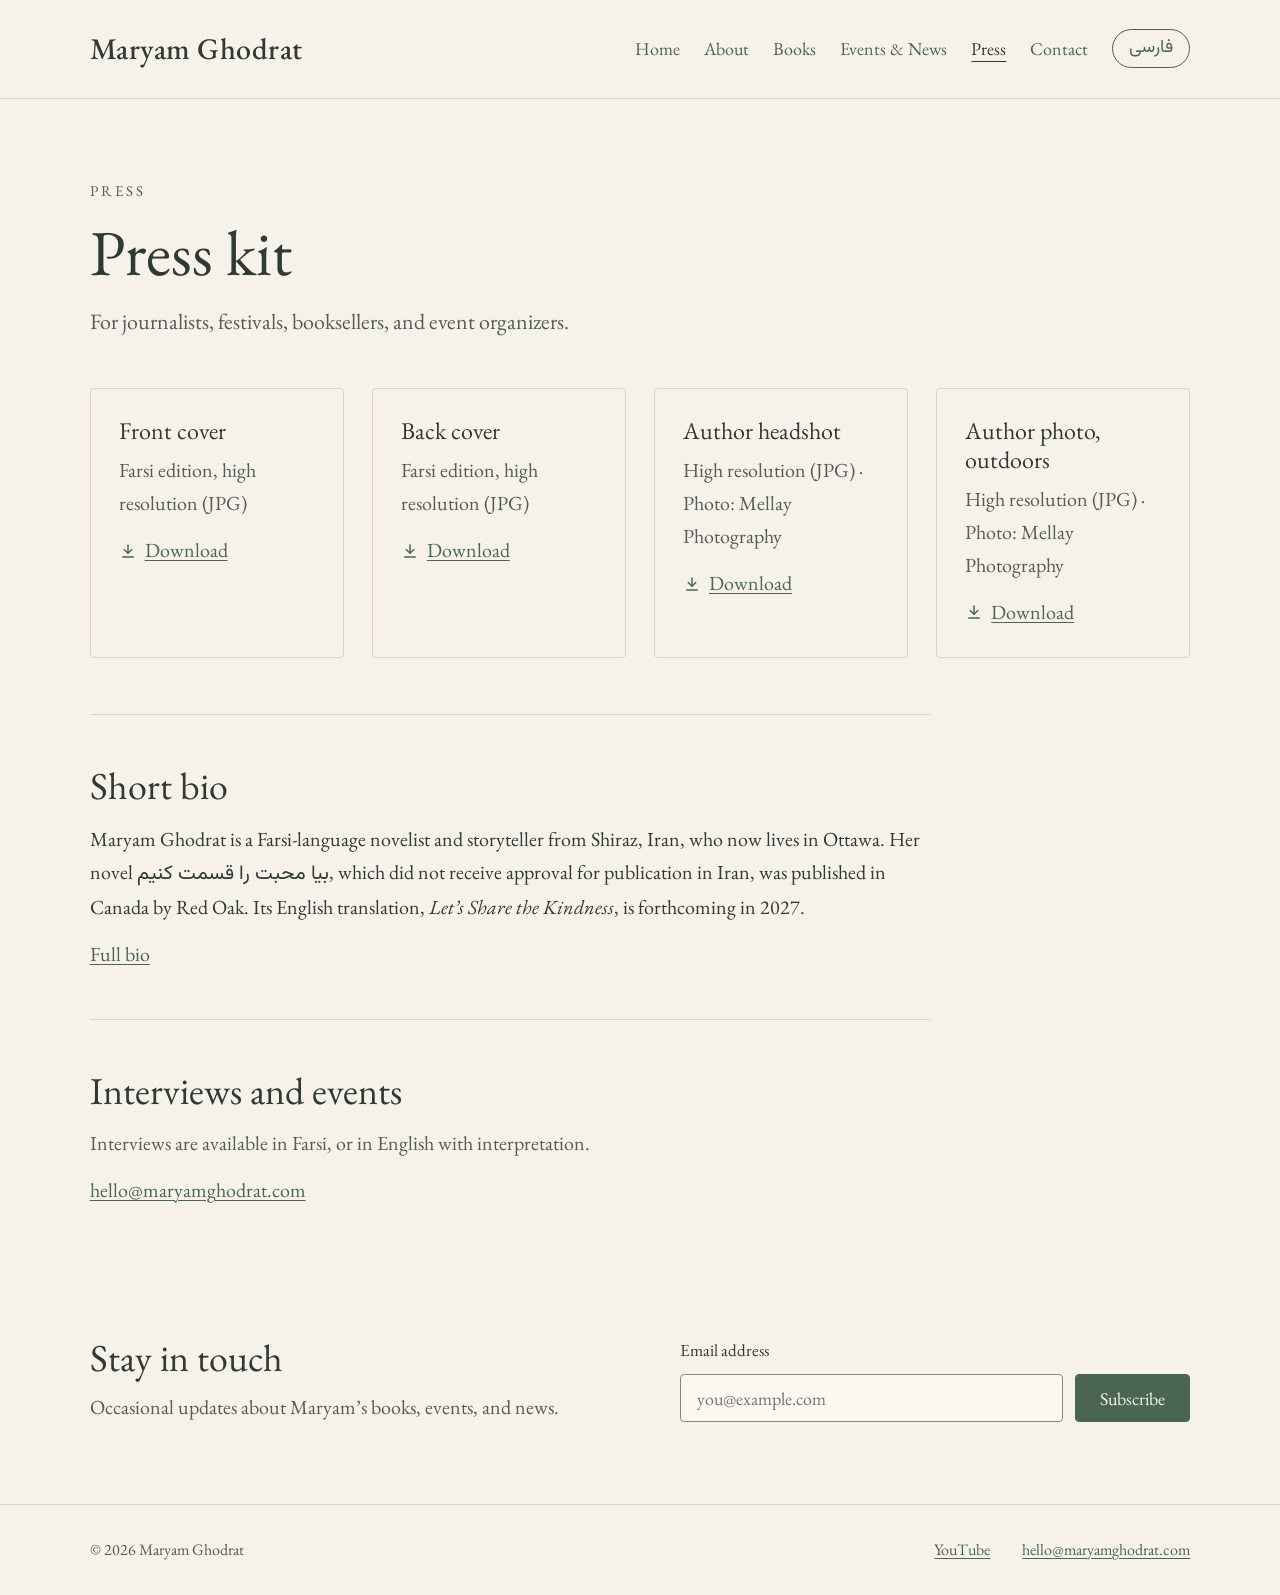
<file: press.html>
<!doctype html>
<html lang="en" dir="ltr">
<head>
  <meta charset="utf-8">
  <meta name="viewport" content="width=device-width, initial-scale=1">
  <title>Press – Maryam Ghodrat</title>
  <meta name="description" content="Press kit for author Maryam Ghodrat: book covers, bio, and contact.">
  <link rel="canonical" href="https://maryamghodrat.com/press.html">
  <link rel="alternate" hreflang="en" href="https://maryamghodrat.com/press.html">
  <link rel="alternate" hreflang="fa" href="https://maryamghodrat.com/fa/press.html">
  <meta property="og:type" content="website">
  <meta property="og:title" content="Press – Maryam Ghodrat">
  <meta property="og:description" content="Press kit for author Maryam Ghodrat: book covers, bio, and contact.">
  <meta property="og:url" content="https://maryamghodrat.com/press.html">
  <meta property="og:image" content="https://maryamghodrat.com/images/cover-fa-front.jpg">
  <link rel="preconnect" href="https://fonts.googleapis.com">
  <link rel="preconnect" href="https://fonts.gstatic.com" crossorigin>
  <link rel="stylesheet" href="https://fonts.googleapis.com/css2?family=EB+Garamond:ital,wght@0,400;0,500;1,400&family=Vazirmatn:wght@400;500&display=swap">
  <link rel="stylesheet" href="css/style.css">
  <script src="js/signup.js" defer></script>
</head>
<body>
  <a class="skip" href="#main">Skip to content</a>
  <header class="site-header">
    <a class="wordmark" href="index.html">Maryam Ghodrat</a>
    <nav aria-label="Main">
      <a href="index.html">Home</a>
      <a href="about.html">About</a>
      <a href="books.html">Books</a>
      <a href="events.html">Events &amp; News</a>
      <a href="press.html" aria-current="page">Press</a>
      <a href="contact.html">Contact</a>
      <a class="lang-switch" href="fa/press.html" lang="fa" hreflang="fa" aria-label="Read this page in Farsi">فارسی</a>
    </nav>
  </header>
  <main id="main">
    <section class="page-title">
      <p class="eyebrow">Press</p>
      <h1>Press kit</h1>
      <p class="lede muted">For journalists, festivals, booksellers, and event organizers.</p>
    </section>

    <section class="cards cards-3">
      <article class="card"><h3>Front cover</h3><p class="muted">Farsi edition, high resolution (JPG)</p><a class="dl" href="images/cover-fa-front-full.jpg" download><svg aria-hidden="true" focusable="false" width="18" height="18" viewBox="0 0 24 24" fill="none" stroke="currentColor" stroke-width="2" stroke-linecap="round" stroke-linejoin="round"><path d="M12 4v11"/><polyline points="7 10 12 15 17 10"/><path d="M5 20h14"/></svg><span>Download</span></a></article>
      <article class="card"><h3>Back cover</h3><p class="muted">Farsi edition, high resolution (JPG)</p><a class="dl" href="images/cover-fa-back-full.jpg" download><svg aria-hidden="true" focusable="false" width="18" height="18" viewBox="0 0 24 24" fill="none" stroke="currentColor" stroke-width="2" stroke-linecap="round" stroke-linejoin="round"><path d="M12 4v11"/><polyline points="7 10 12 15 17 10"/><path d="M5 20h14"/></svg><span>Download</span></a></article>
      <article class="card"><h3>Author headshot</h3><p class="muted">High resolution (JPG) · Photo: Mellay Photography</p><a class="dl" href="images/maryam-ghodrat-headshot.jpg" download><svg aria-hidden="true" focusable="false" width="18" height="18" viewBox="0 0 24 24" fill="none" stroke="currentColor" stroke-width="2" stroke-linecap="round" stroke-linejoin="round"><path d="M12 4v11"/><polyline points="7 10 12 15 17 10"/><path d="M5 20h14"/></svg><span>Download</span></a></article>
      <article class="card"><h3>Author photo, outdoors</h3><p class="muted">High resolution (JPG) · Photo: Mellay Photography</p><a class="dl" href="images/maryam-ghodrat-outdoors.jpg" download><svg aria-hidden="true" focusable="false" width="18" height="18" viewBox="0 0 24 24" fill="none" stroke="currentColor" stroke-width="2" stroke-linecap="round" stroke-linejoin="round"><path d="M12 4v11"/><polyline points="7 10 12 15 17 10"/><path d="M5 20h14"/></svg><span>Download</span></a></article>
    </section>

    <section class="rule-section narrow">
      <h2>Short bio</h2>
      <p>Maryam Ghodrat is a Farsi-language novelist and storyteller from Shiraz, Iran, who now lives in Ottawa. Her novel <span lang="fa" dir="rtl">بیا محبت را قسمت کنیم</span>, which did not receive approval for publication in Iran, was published in Canada by Red Oak. Its English translation, <em>Let’s Share the Kindness</em>, is forthcoming in 2027.</p>
      <a href="about.html">Full bio</a>
    </section>

    <section class="rule-section narrow">
      <h2>Interviews and events</h2>
      <p class="muted">Interviews are available in Farsi, or in English with interpretation.</p>
      <a href="mailto:hello@maryamghodrat.com">hello@maryamghodrat.com</a>
    </section>
  </main>
  <section class="signup" id="newsletter" aria-labelledby="newsletter-h">
    <div>
      <h2 id="newsletter-h">Stay in touch</h2>
      <p class="muted">Occasional updates about Maryam’s books, events, and news.</p>
    </div>
    <!-- Newsletter: signups go straight to Kit (form 10128531). Subscribers are stored in the Kit account, not on this website. -->
    <form class="signup-form" action="https://app.kit.com/forms/10128531/subscriptions" method="post" data-success="Thank you! Please check your inbox and confirm your subscription.">
      <label for="email">Email address</label>
      <div class="row">
        <input id="email" name="email_address" type="email" autocomplete="email" placeholder="you@example.com" dir="ltr" required>
        <button type="submit" class="btn">Subscribe</button>
      </div>
      <p class="form-status" role="status" aria-live="polite"></p>
    </form>
  </section>
  <footer class="site-footer">
    <span>© 2026 Maryam Ghodrat</span>
    <span class="footer-links"><a href="https://www.youtube.com/playlist?list=PLEKfHqTcQ0SQ">YouTube</a><a href="mailto:hello@maryamghodrat.com" dir="ltr">hello@maryamghodrat.com</a></span>
  </footer>
</body>
</html>
</file>
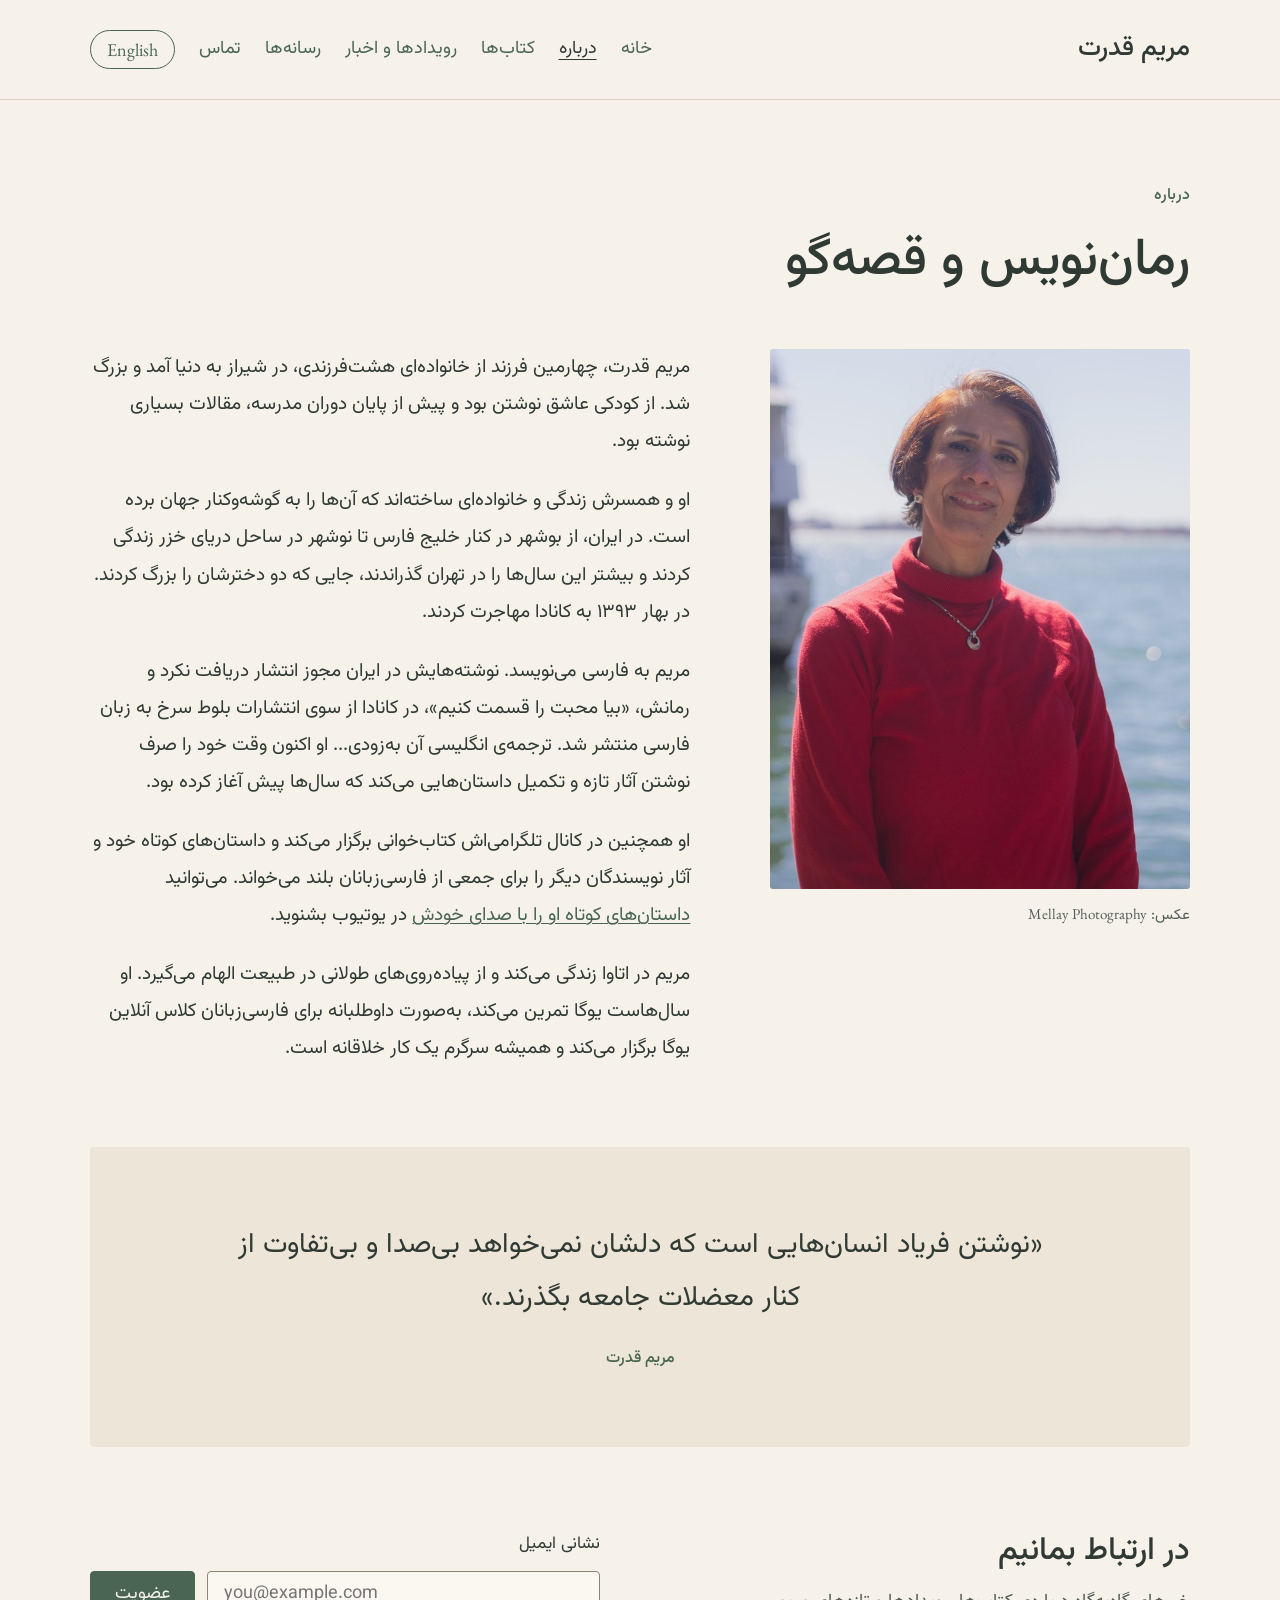
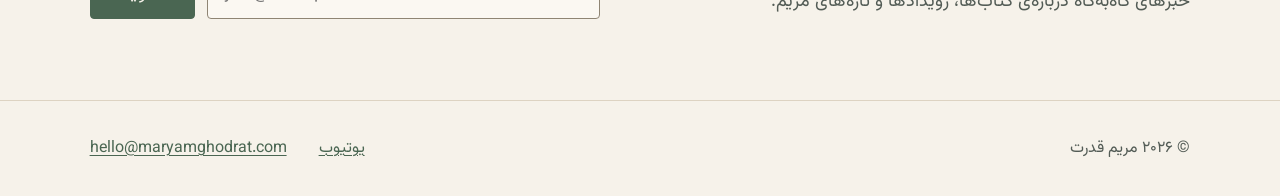
<file: fa/about.html>
<!doctype html>
<html lang="fa" dir="rtl">
<head>
  <meta charset="utf-8">
  <meta name="viewport" content="width=device-width, initial-scale=1">
  <title>درباره – مریم قدرت</title>
  <meta name="description" content="درباره‌ی مریم قدرت، رمان‌نویس فارسی‌زبان اهل شیراز، ساکن اتاوا.">
  <link rel="canonical" href="https://maryamghodrat.com/fa/about.html">
  <link rel="alternate" hreflang="en" href="https://maryamghodrat.com/about.html">
  <link rel="alternate" hreflang="fa" href="https://maryamghodrat.com/fa/about.html">
  <meta property="og:type" content="website">
  <meta property="og:title" content="درباره – مریم قدرت">
  <meta property="og:description" content="درباره‌ی مریم قدرت، رمان‌نویس فارسی‌زبان اهل شیراز، ساکن اتاوا.">
  <meta property="og:url" content="https://maryamghodrat.com/fa/about.html">
  <meta property="og:image" content="https://maryamghodrat.com/images/cover-fa-front.jpg">
  <link rel="preconnect" href="https://fonts.googleapis.com">
  <link rel="preconnect" href="https://fonts.gstatic.com" crossorigin>
  <link rel="stylesheet" href="https://fonts.googleapis.com/css2?family=EB+Garamond:ital,wght@0,400;0,500;1,400&family=Vazirmatn:wght@400;500&display=swap">
  <link rel="stylesheet" href="../css/style.css">
  <script src="../js/signup.js" defer></script>
</head>
<body>
  <a class="skip" href="#main">رفتن به محتوای اصلی</a>
  <header class="site-header">
    <a class="wordmark" href="index.html">مریم قدرت</a>
    <nav aria-label="منوی اصلی">
      <a href="index.html">خانه</a>
      <a href="about.html" aria-current="page">درباره</a>
      <a href="books.html">کتاب‌ها</a>
      <a href="events.html">رویدادها و اخبار</a>
      <a href="press.html">رسانه‌ها</a>
      <a href="contact.html">تماس</a>
      <a class="lang-switch" href="../about.html" lang="en" hreflang="en" aria-label="Read this page in English">English</a>
    </nav>
  </header>
  <main id="main">
    <section class="page-title">
      <p class="eyebrow">درباره</p>
      <h1>رمان‌نویس و قصه‌گو</h1>
    </section>

    <section class="bio">
      <figure class="portrait"><img src="../images/maryam-ghodrat-portrait.jpg" width="700" height="900" alt="مریم قدرت، با لبخند و پلیور قرمز، در کنار آب"><figcaption>عکس: <span lang="en" dir="ltr">Mellay Photography</span></figcaption></figure>
      <div class="bio-text">
        <p>مریم قدرت، چهارمین فرزند از خانواده‌ای هشت‌فرزندی، در شیراز به دنیا آمد و بزرگ شد. از کودکی عاشق نوشتن بود و پیش از پایان دوران مدرسه، مقالات بسیاری نوشته بود.</p>
        <p>او و همسرش زندگی و خانواده‌ای ساخته‌اند که آن‌ها را به گوشه‌وکنار جهان برده است. در ایران، از بوشهر در کنار خلیج فارس تا نوشهر در ساحل دریای خزر زندگی کردند و بیشتر این سال‌ها را در تهران گذراندند، جایی که دو دخترشان را بزرگ کردند. در بهار ۱۳۹۳ به کانادا مهاجرت کردند.</p>
        <p>مریم به فارسی می‌نویسد. نوشته‌هایش در ایران مجوز انتشار دریافت نکرد و رمانش، «بیا محبت را قسمت کنیم»، در کانادا از سوی انتشارات بلوط سرخ به زبان فارسی منتشر شد. ترجمه‌ی انگلیسی آن به‌زودی... او اکنون وقت خود را صرف نوشتن آثار تازه و تکمیل داستان‌هایی می‌کند که سال‌ها پیش آغاز کرده بود.</p>
        <p>او همچنین در کانال تلگرامی‌اش کتاب‌خوانی برگزار می‌کند و داستان‌های کوتاه خود و آثار نویسندگان دیگر را برای جمعی از فارسی‌زبانان بلند می‌خواند. می‌توانید <a href="https://www.youtube.com/playlist?list=PLEKfHqTcQ0SQ">داستان‌های کوتاه او را با صدای خودش</a> در یوتیوب بشنوید.</p>
        <p>مریم در اتاوا زندگی می‌کند و از پیاده‌روی‌های طولانی در طبیعت الهام می‌گیرد. او سال‌هاست یوگا تمرین می‌کند، به‌صورت داوطلبانه برای فارسی‌زبانان کلاس آنلاین یوگا برگزار می‌کند و همیشه سرگرم یک کار خلاقانه است.</p>
      </div>
    </section>

    <section class="quote">
      <p class="quote-fa">«نوشتن فریاد انسان‌هایی است که دلشان نمی‌خواهد بی‌صدا و بی‌تفاوت از کنار معضلات جامعه بگذرند.»</p>
      <p class="eyebrow">مریم قدرت</p>
    </section>
  </main>
  <section class="signup" id="newsletter" aria-labelledby="newsletter-h">
    <div>
      <h2 id="newsletter-h">در ارتباط بمانیم</h2>
      <p class="muted">خبرهای گاه‌به‌گاه درباره‌ی کتاب‌ها، رویدادها و تازه‌های مریم.</p>
    </div>
    <!-- Newsletter: signups go straight to Kit (form 10128531). Subscribers are stored in the Kit account, not on this website. -->
    <form class="signup-form" action="https://app.kit.com/forms/10128531/subscriptions" method="post" data-success="سپاس! لطفاً ایمیل خود را بررسی کنید و عضویتتان را تأیید کنید.">
      <label for="email">نشانی ایمیل</label>
      <div class="row">
        <input id="email" name="email_address" type="email" autocomplete="email" placeholder="you@example.com" dir="ltr" required>
        <button type="submit" class="btn">عضویت</button>
      </div>
      <p class="form-status" role="status" aria-live="polite"></p>
    </form>
  </section>
  <footer class="site-footer">
    <span>© ۲۰۲۶ مریم قدرت</span>
    <span class="footer-links"><a href="https://www.youtube.com/channel/UCjnXpdF6b_UfxLox6xlHu4A">یوتیوب</a><a href="mailto:hello@maryamghodrat.com" dir="ltr">hello@maryamghodrat.com</a></span>
  </footer>
</body>
</html>
</file>
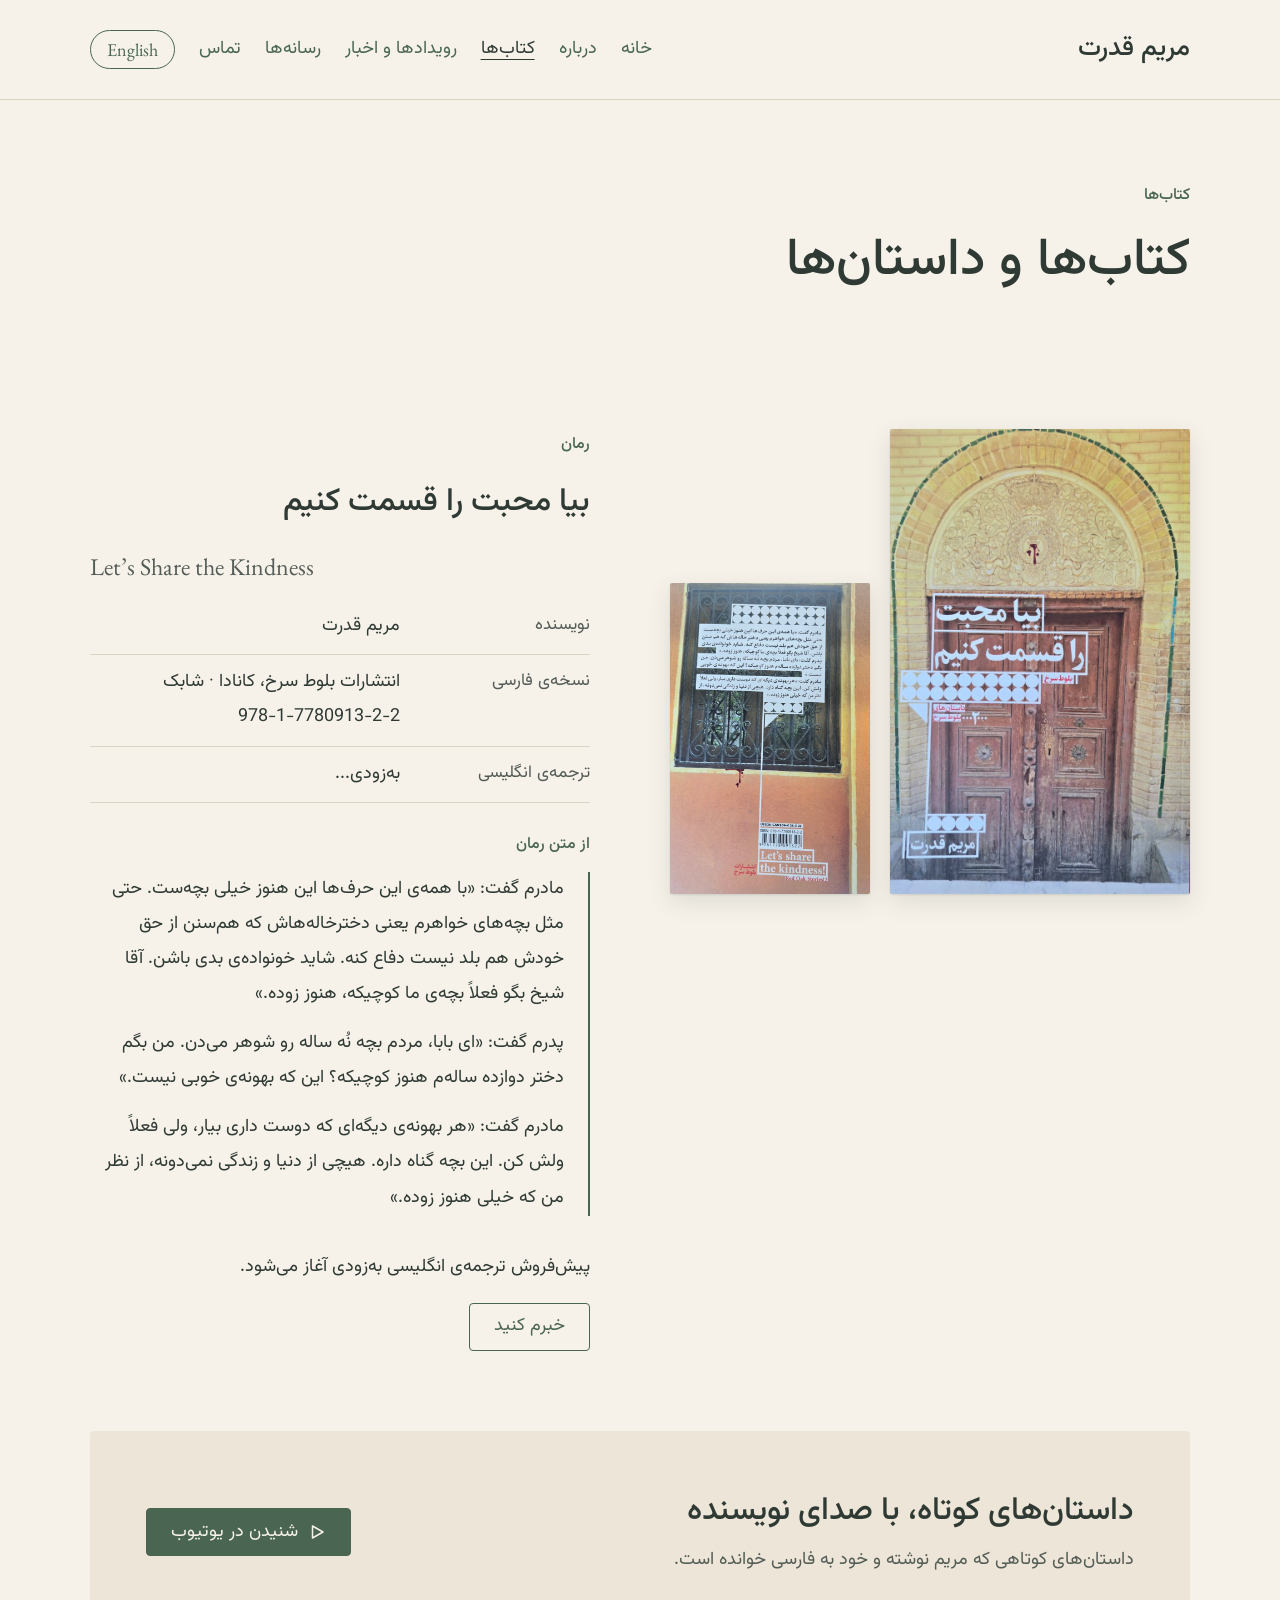
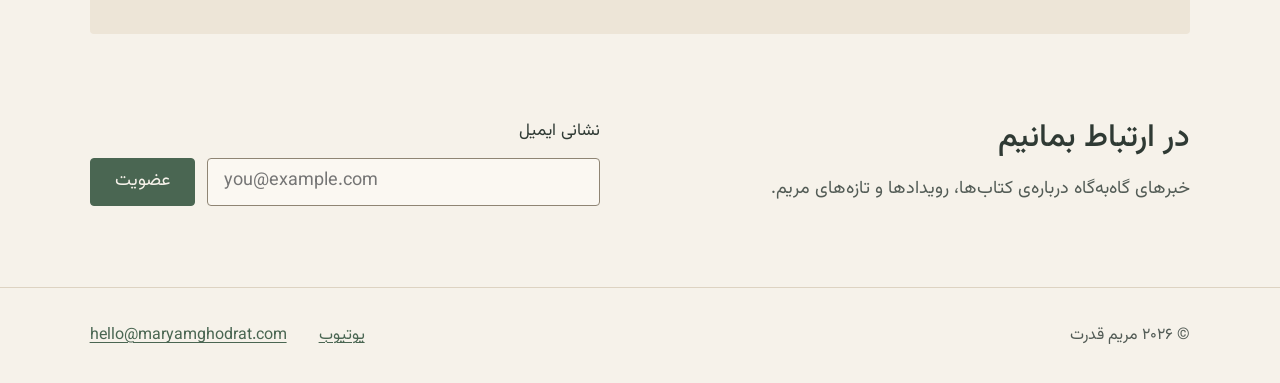
<file: fa/books.html>
<!doctype html>
<html lang="fa" dir="rtl">
<head>
  <meta charset="utf-8">
  <meta name="viewport" content="width=device-width, initial-scale=1">
  <title>کتاب‌ها – مریم قدرت</title>
  <meta name="description" content="«بیا محبت را قسمت کنیم»، رمانی از مریم قدرت. ترجمه‌ی انگلیسی در سال ۲۰۲۷.">
  <link rel="canonical" href="https://maryamghodrat.com/fa/books.html">
  <link rel="alternate" hreflang="en" href="https://maryamghodrat.com/books.html">
  <link rel="alternate" hreflang="fa" href="https://maryamghodrat.com/fa/books.html">
  <meta property="og:type" content="website">
  <meta property="og:title" content="کتاب‌ها – مریم قدرت">
  <meta property="og:description" content="«بیا محبت را قسمت کنیم»، رمانی از مریم قدرت. ترجمه‌ی انگلیسی در سال ۲۰۲۷.">
  <meta property="og:url" content="https://maryamghodrat.com/fa/books.html">
  <meta property="og:image" content="https://maryamghodrat.com/images/cover-fa-front.jpg">
  <link rel="preconnect" href="https://fonts.googleapis.com">
  <link rel="preconnect" href="https://fonts.gstatic.com" crossorigin>
  <link rel="stylesheet" href="https://fonts.googleapis.com/css2?family=EB+Garamond:ital,wght@0,400;0,500;1,400&family=Vazirmatn:wght@400;500&display=swap">
  <link rel="stylesheet" href="../css/style.css">
  <script src="../js/signup.js" defer></script>
</head>
<body>
  <a class="skip" href="#main">رفتن به محتوای اصلی</a>
  <header class="site-header">
    <a class="wordmark" href="index.html">مریم قدرت</a>
    <nav aria-label="منوی اصلی">
      <a href="index.html">خانه</a>
      <a href="about.html">درباره</a>
      <a href="books.html" aria-current="page">کتاب‌ها</a>
      <a href="events.html">رویدادها و اخبار</a>
      <a href="press.html">رسانه‌ها</a>
      <a href="contact.html">تماس</a>
      <a class="lang-switch" href="../books.html" lang="en" hreflang="en" aria-label="Read this page in English">English</a>
    </nav>
  </header>
  <main id="main">
    <section class="page-title">
      <p class="eyebrow">کتاب‌ها</p>
      <h1>کتاب‌ها و داستان‌ها</h1>
    </section>

    <section class="book">
      <div class="covers">
        <a href="../images/cover-fa-front-full.jpg" title="برای بزرگ‌نمایی کلیک کنید"><img src="../images/cover-fa-front.jpg" width="720" height="1116" alt="جلد روی کتاب «بیا محبت را قسمت کنیم» اثر مریم قدرت: دری چوبی و کهنه در سردری آجری و طاق‌دار" loading="lazy"></a>
        <a href="../images/cover-fa-back-full.jpg" title="برای بزرگ‌نمایی کلیک کنید"><img src="../images/cover-fa-back.jpg" width="720" height="1121" alt="پشت جلد نسخه‌ی فارسی، با بخشی از متن رمان" loading="lazy"></a>
      </div>
      <div class="book-text">
        <p class="eyebrow">رمان</p>
        <h2 class="book-title">بیا محبت را قسمت کنیم</h2>
        <p class="en-title" lang="en" dir="ltr"><em>Let’s Share the Kindness</em></p>
        <dl class="details">
          <div><dt>نویسنده</dt><dd>مریم قدرت</dd></div>
          <div><dt>نسخه‌ی فارسی</dt><dd>انتشارات بلوط سرخ، کانادا · شابک <span class="nowrap" dir="ltr">978-1-7780913-2-2</span></dd></div>
          <div><dt>ترجمه‌ی انگلیسی</dt><dd>به‌زودی...</dd></div>
        </dl>
        <figure class="excerpt">
          <figcaption class="eyebrow">از متن رمان</figcaption>
          <blockquote>
            <p>مادرم گفت: «با همه‌ی این حرف‌ها این هنوز خیلی بچه‌ست. حتی مثل بچه‌های خواهرم یعنی دخترخاله‌هاش که هم‌سنن از حق خودش هم بلد نیست دفاع کنه. شاید خونواده‌ی بدی باشن. آقا شیخ بگو فعلاً بچه‌ی ما کوچیکه، هنوز زوده.»</p>
            <p>پدرم گفت: «ای بابا، مردم بچه نُه ساله رو شوهر می‌دن. من بگم دختر دوازده ساله‌م هنوز کوچیکه؟ این که بهونه‌ی خوبی نیست.»</p>
            <p>مادرم گفت: «هر بهونه‌ی دیگه‌ای که دوست داری بیار، ولی فعلاً ولش کن. این بچه گناه داره. هیچی از دنیا و زندگی نمی‌دونه، از نظر من که خیلی هنوز زوده.»</p>
          </blockquote>
        </figure>
        <p class="buy-label">پیش‌فروش ترجمه‌ی انگلیسی به‌زودی آغاز می‌شود.</p>
        <div class="actions"><a class="btn btn-outline" href="#newsletter">خبرم کنید</a></div>
      </div>
    </section>

    <section class="banner">
      <div>
        <h2>داستان‌های کوتاه، با صدای نویسنده</h2>
        <p class="muted">داستان‌های کوتاهی که مریم نوشته و خود به فارسی خوانده است.</p>
      </div>
      <a class="btn" href="https://www.youtube.com/playlist?list=PLEKfHqTcQ0SQ"><svg aria-hidden="true" focusable="false" width="18" height="18" viewBox="0 0 24 24" fill="none" stroke="currentColor" stroke-width="2" stroke-linejoin="round"><polygon points="6 4 20 12 6 20 6 4"/></svg><span>شنیدن در یوتیوب</span></a>
    </section>
  </main>
  <section class="signup" id="newsletter" aria-labelledby="newsletter-h">
    <div>
      <h2 id="newsletter-h">در ارتباط بمانیم</h2>
      <p class="muted">خبرهای گاه‌به‌گاه درباره‌ی کتاب‌ها، رویدادها و تازه‌های مریم.</p>
    </div>
    <!-- Newsletter: signups go straight to Kit (form 10128531). Subscribers are stored in the Kit account, not on this website. -->
    <form class="signup-form" action="https://app.kit.com/forms/10128531/subscriptions" method="post" data-success="سپاس! لطفاً ایمیل خود را بررسی کنید و عضویتتان را تأیید کنید.">
      <label for="email">نشانی ایمیل</label>
      <div class="row">
        <input id="email" name="email_address" type="email" autocomplete="email" placeholder="you@example.com" dir="ltr" required>
        <button type="submit" class="btn">عضویت</button>
      </div>
      <p class="form-status" role="status" aria-live="polite"></p>
    </form>
  </section>
  <footer class="site-footer">
    <span>© ۲۰۲۶ مریم قدرت</span>
    <span class="footer-links"><a href="https://www.youtube.com/channel/UCjnXpdF6b_UfxLox6xlHu4A">یوتیوب</a><a href="mailto:hello@maryamghodrat.com" dir="ltr">hello@maryamghodrat.com</a></span>
  </footer>
</body>
</html>
</file>
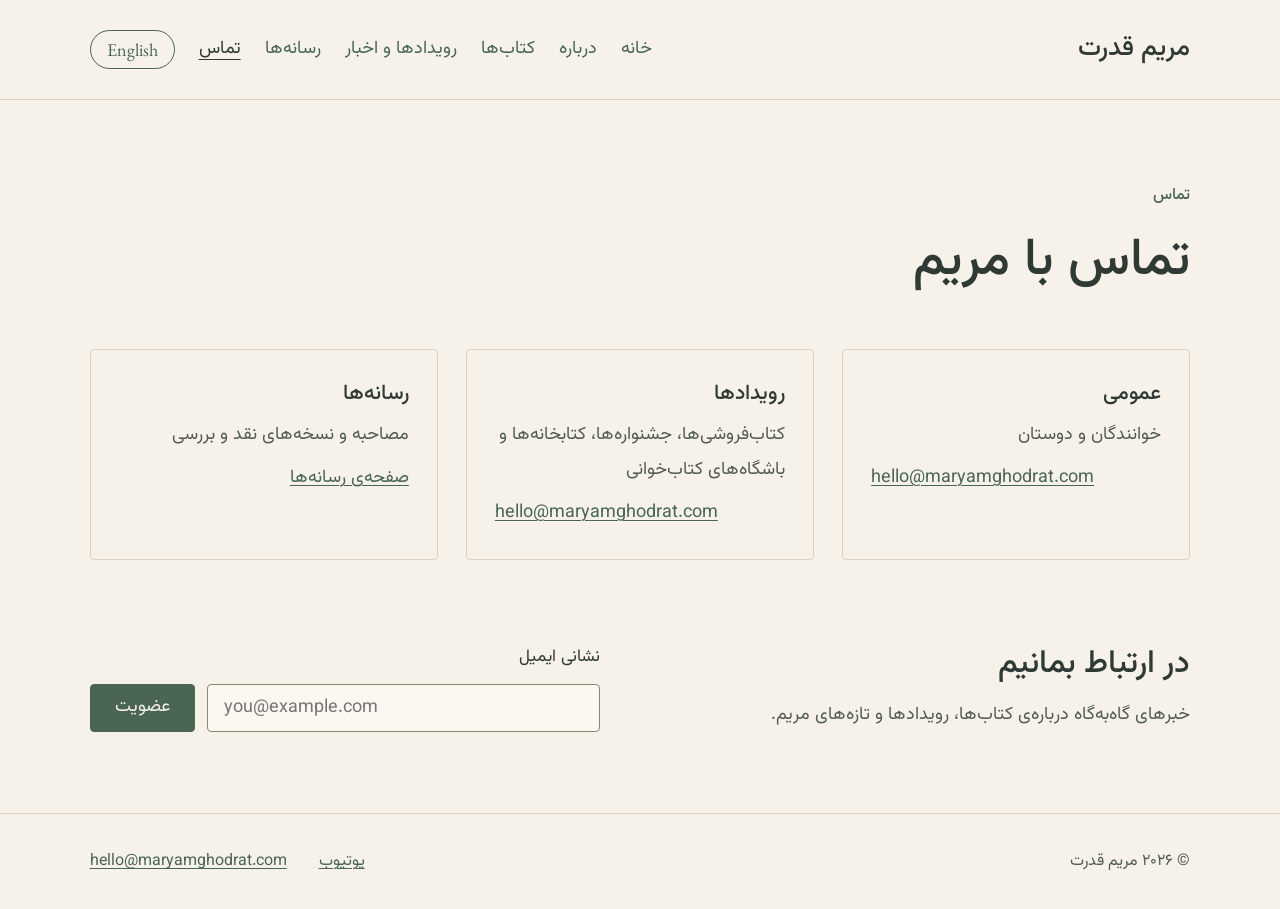
<file: fa/contact.html>
<!doctype html>
<html lang="fa" dir="rtl">
<head>
  <meta charset="utf-8">
  <meta name="viewport" content="width=device-width, initial-scale=1">
  <title>تماس – مریم قدرت</title>
  <meta name="description" content="راه‌های تماس با مریم قدرت.">
  <link rel="canonical" href="https://maryamghodrat.com/fa/contact.html">
  <link rel="alternate" hreflang="en" href="https://maryamghodrat.com/contact.html">
  <link rel="alternate" hreflang="fa" href="https://maryamghodrat.com/fa/contact.html">
  <meta property="og:type" content="website">
  <meta property="og:title" content="تماس – مریم قدرت">
  <meta property="og:description" content="راه‌های تماس با مریم قدرت.">
  <meta property="og:url" content="https://maryamghodrat.com/fa/contact.html">
  <meta property="og:image" content="https://maryamghodrat.com/images/cover-fa-front.jpg">
  <link rel="preconnect" href="https://fonts.googleapis.com">
  <link rel="preconnect" href="https://fonts.gstatic.com" crossorigin>
  <link rel="stylesheet" href="https://fonts.googleapis.com/css2?family=EB+Garamond:ital,wght@0,400;0,500;1,400&family=Vazirmatn:wght@400;500&display=swap">
  <link rel="stylesheet" href="../css/style.css">
  <script src="../js/signup.js" defer></script>
</head>
<body>
  <a class="skip" href="#main">رفتن به محتوای اصلی</a>
  <header class="site-header">
    <a class="wordmark" href="index.html">مریم قدرت</a>
    <nav aria-label="منوی اصلی">
      <a href="index.html">خانه</a>
      <a href="about.html">درباره</a>
      <a href="books.html">کتاب‌ها</a>
      <a href="events.html">رویدادها و اخبار</a>
      <a href="press.html">رسانه‌ها</a>
      <a href="contact.html" aria-current="page">تماس</a>
      <a class="lang-switch" href="../contact.html" lang="en" hreflang="en" aria-label="Read this page in English">English</a>
    </nav>
  </header>
  <main id="main">
    <section class="page-title">
      <p class="eyebrow">تماس</p>
      <h1>تماس با مریم</h1>
    </section>

    <section class="cards cards-3">
      <article class="card"><h3>عمومی</h3><p class="muted">خوانندگان و دوستان</p><a href="mailto:hello@maryamghodrat.com" dir="ltr">hello@maryamghodrat.com</a></article>
      <article class="card"><h3>رویدادها</h3><p class="muted">کتاب‌فروشی‌ها، جشنواره‌ها، کتابخانه‌ها و باشگاه‌های کتاب‌خوانی</p><a href="mailto:hello@maryamghodrat.com" dir="ltr">hello@maryamghodrat.com</a></article>
      <article class="card"><h3>رسانه‌ها</h3><p class="muted">مصاحبه و نسخه‌های نقد و بررسی</p><a href="press.html">صفحه‌ی رسانه‌ها</a></article>
    </section>
  </main>
  <section class="signup" id="newsletter" aria-labelledby="newsletter-h">
    <div>
      <h2 id="newsletter-h">در ارتباط بمانیم</h2>
      <p class="muted">خبرهای گاه‌به‌گاه درباره‌ی کتاب‌ها، رویدادها و تازه‌های مریم.</p>
    </div>
    <!-- Newsletter: signups go straight to Kit (form 10128531). Subscribers are stored in the Kit account, not on this website. -->
    <form class="signup-form" action="https://app.kit.com/forms/10128531/subscriptions" method="post" data-success="سپاس! لطفاً ایمیل خود را بررسی کنید و عضویتتان را تأیید کنید.">
      <label for="email">نشانی ایمیل</label>
      <div class="row">
        <input id="email" name="email_address" type="email" autocomplete="email" placeholder="you@example.com" dir="ltr" required>
        <button type="submit" class="btn">عضویت</button>
      </div>
      <p class="form-status" role="status" aria-live="polite"></p>
    </form>
  </section>
  <footer class="site-footer">
    <span>© ۲۰۲۶ مریم قدرت</span>
    <span class="footer-links"><a href="https://www.youtube.com/channel/UCjnXpdF6b_UfxLox6xlHu4A">یوتیوب</a><a href="mailto:hello@maryamghodrat.com" dir="ltr">hello@maryamghodrat.com</a></span>
  </footer>
</body>
</html>
</file>
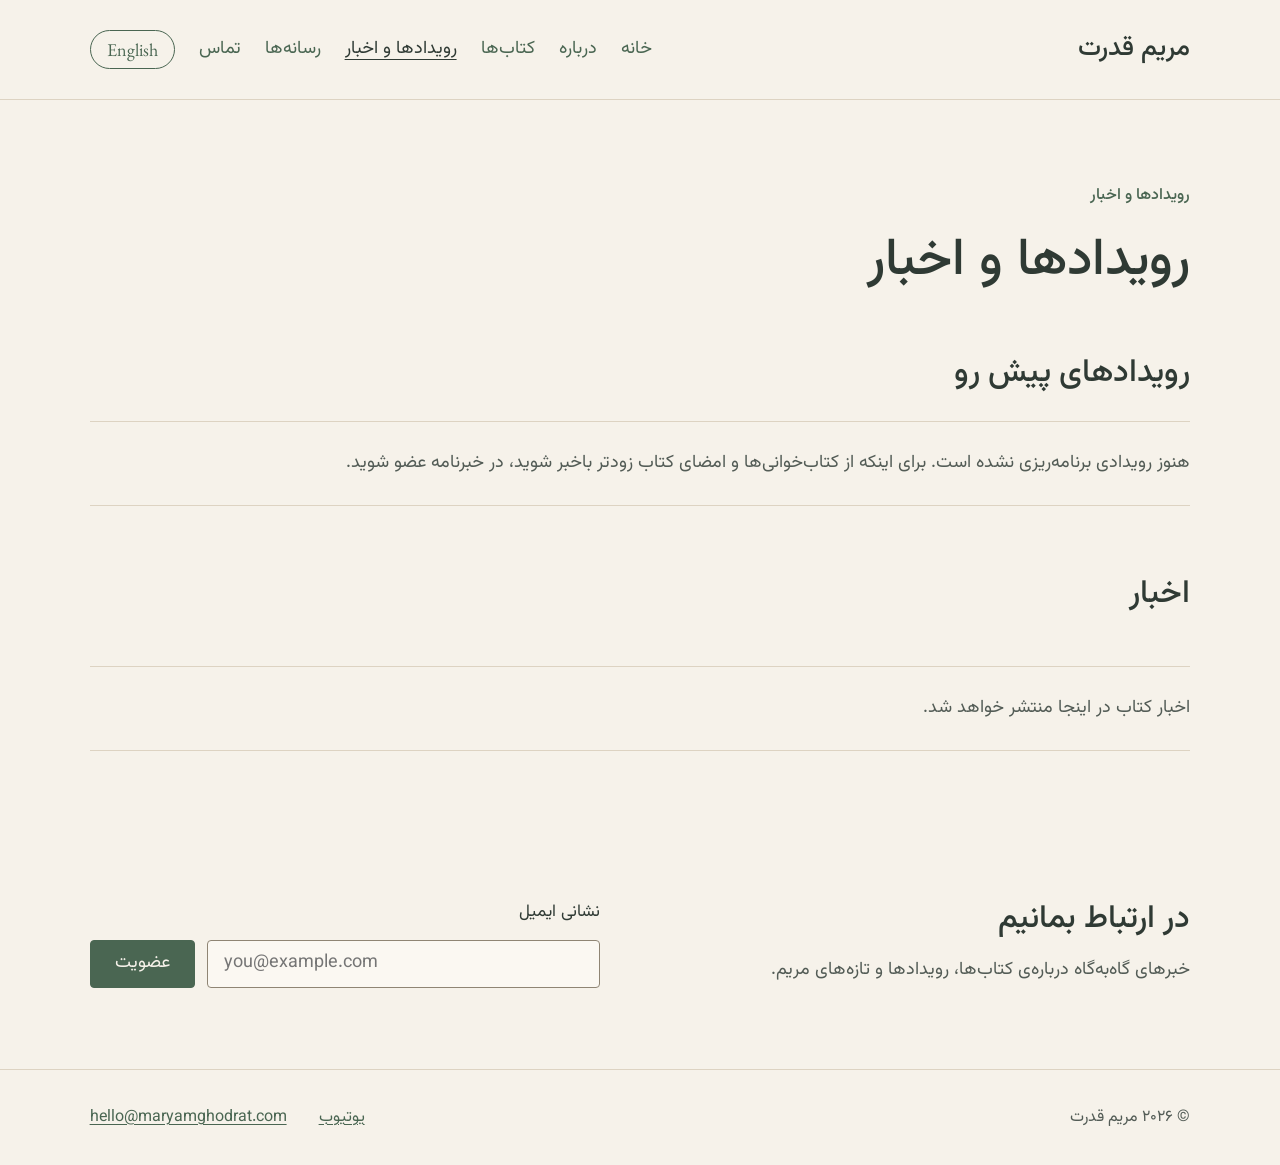
<file: fa/events.html>
<!doctype html>
<html lang="fa" dir="rtl">
<head>
  <meta charset="utf-8">
  <meta name="viewport" content="width=device-width, initial-scale=1">
  <title>رویدادها و اخبار – مریم قدرت</title>
  <meta name="description" content="کتاب‌خوانی‌ها، امضای کتاب و تازه‌های مریم قدرت.">
  <link rel="canonical" href="https://maryamghodrat.com/fa/events.html">
  <link rel="alternate" hreflang="en" href="https://maryamghodrat.com/events.html">
  <link rel="alternate" hreflang="fa" href="https://maryamghodrat.com/fa/events.html">
  <meta property="og:type" content="website">
  <meta property="og:title" content="رویدادها و اخبار – مریم قدرت">
  <meta property="og:description" content="کتاب‌خوانی‌ها، امضای کتاب و تازه‌های مریم قدرت.">
  <meta property="og:url" content="https://maryamghodrat.com/fa/events.html">
  <meta property="og:image" content="https://maryamghodrat.com/images/cover-fa-front.jpg">
  <link rel="preconnect" href="https://fonts.googleapis.com">
  <link rel="preconnect" href="https://fonts.gstatic.com" crossorigin>
  <link rel="stylesheet" href="https://fonts.googleapis.com/css2?family=EB+Garamond:ital,wght@0,400;0,500;1,400&family=Vazirmatn:wght@400;500&display=swap">
  <link rel="stylesheet" href="../css/style.css">
  <script src="../js/signup.js" defer></script>
</head>
<body>
  <a class="skip" href="#main">رفتن به محتوای اصلی</a>
  <header class="site-header">
    <a class="wordmark" href="index.html">مریم قدرت</a>
    <nav aria-label="منوی اصلی">
      <a href="index.html">خانه</a>
      <a href="about.html">درباره</a>
      <a href="books.html">کتاب‌ها</a>
      <a href="events.html" aria-current="page">رویدادها و اخبار</a>
      <a href="press.html">رسانه‌ها</a>
      <a href="contact.html">تماس</a>
      <a class="lang-switch" href="../events.html" lang="en" hreflang="en" aria-label="Read this page in English">English</a>
    </nav>
  </header>
  <main id="main">
    <section class="page-title">
      <p class="eyebrow">رویدادها و اخبار</p>
      <h1>رویدادها و اخبار</h1>
    </section>

    <section class="list-section">
      <h2>رویدادهای پیش رو</h2>
      <!-- To add an event, paste this block above the "empty" paragraph, fill it in, and delete that paragraph:
      <article class="event">
        <div class="event-date"><span class="eyebrow">MONTH</span><span class="day">DAY</span></div>
        <div>
          <h3>EVENT TITLE</h3>
          <p class="muted">VENUE · CITY · TIME</p>
        </div>
        <a class="btn btn-outline" href="LINK">Details</a>
      </article>
      -->
      <p class="empty">هنوز رویدادی برنامه‌ریزی نشده است. برای اینکه از کتاب‌خوانی‌ها و امضای کتاب زودتر باخبر شوید، در خبرنامه عضو شوید.</p>
    </section>

    <section class="list-section">
      <h2>اخبار</h2>
      <div class="cards">
        <!-- To add a news item, paste this inside the cards block:
        <article class="card"><p class="muted">DATE</p><h3>HEADLINE</h3><p class="muted">One or two sentences.</p></article>
        -->
      </div>
      <p class="empty">اخبار کتاب در اینجا منتشر خواهد شد.</p>
    </section>
  </main>
  <section class="signup" id="newsletter" aria-labelledby="newsletter-h">
    <div>
      <h2 id="newsletter-h">در ارتباط بمانیم</h2>
      <p class="muted">خبرهای گاه‌به‌گاه درباره‌ی کتاب‌ها، رویدادها و تازه‌های مریم.</p>
    </div>
    <!-- Newsletter: signups go straight to Kit (form 10128531). Subscribers are stored in the Kit account, not on this website. -->
    <form class="signup-form" action="https://app.kit.com/forms/10128531/subscriptions" method="post" data-success="سپاس! لطفاً ایمیل خود را بررسی کنید و عضویتتان را تأیید کنید.">
      <label for="email">نشانی ایمیل</label>
      <div class="row">
        <input id="email" name="email_address" type="email" autocomplete="email" placeholder="you@example.com" dir="ltr" required>
        <button type="submit" class="btn">عضویت</button>
      </div>
      <p class="form-status" role="status" aria-live="polite"></p>
    </form>
  </section>
  <footer class="site-footer">
    <span>© ۲۰۲۶ مریم قدرت</span>
    <span class="footer-links"><a href="https://www.youtube.com/channel/UCjnXpdF6b_UfxLox6xlHu4A">یوتیوب</a><a href="mailto:hello@maryamghodrat.com" dir="ltr">hello@maryamghodrat.com</a></span>
  </footer>
</body>
</html>
</file>
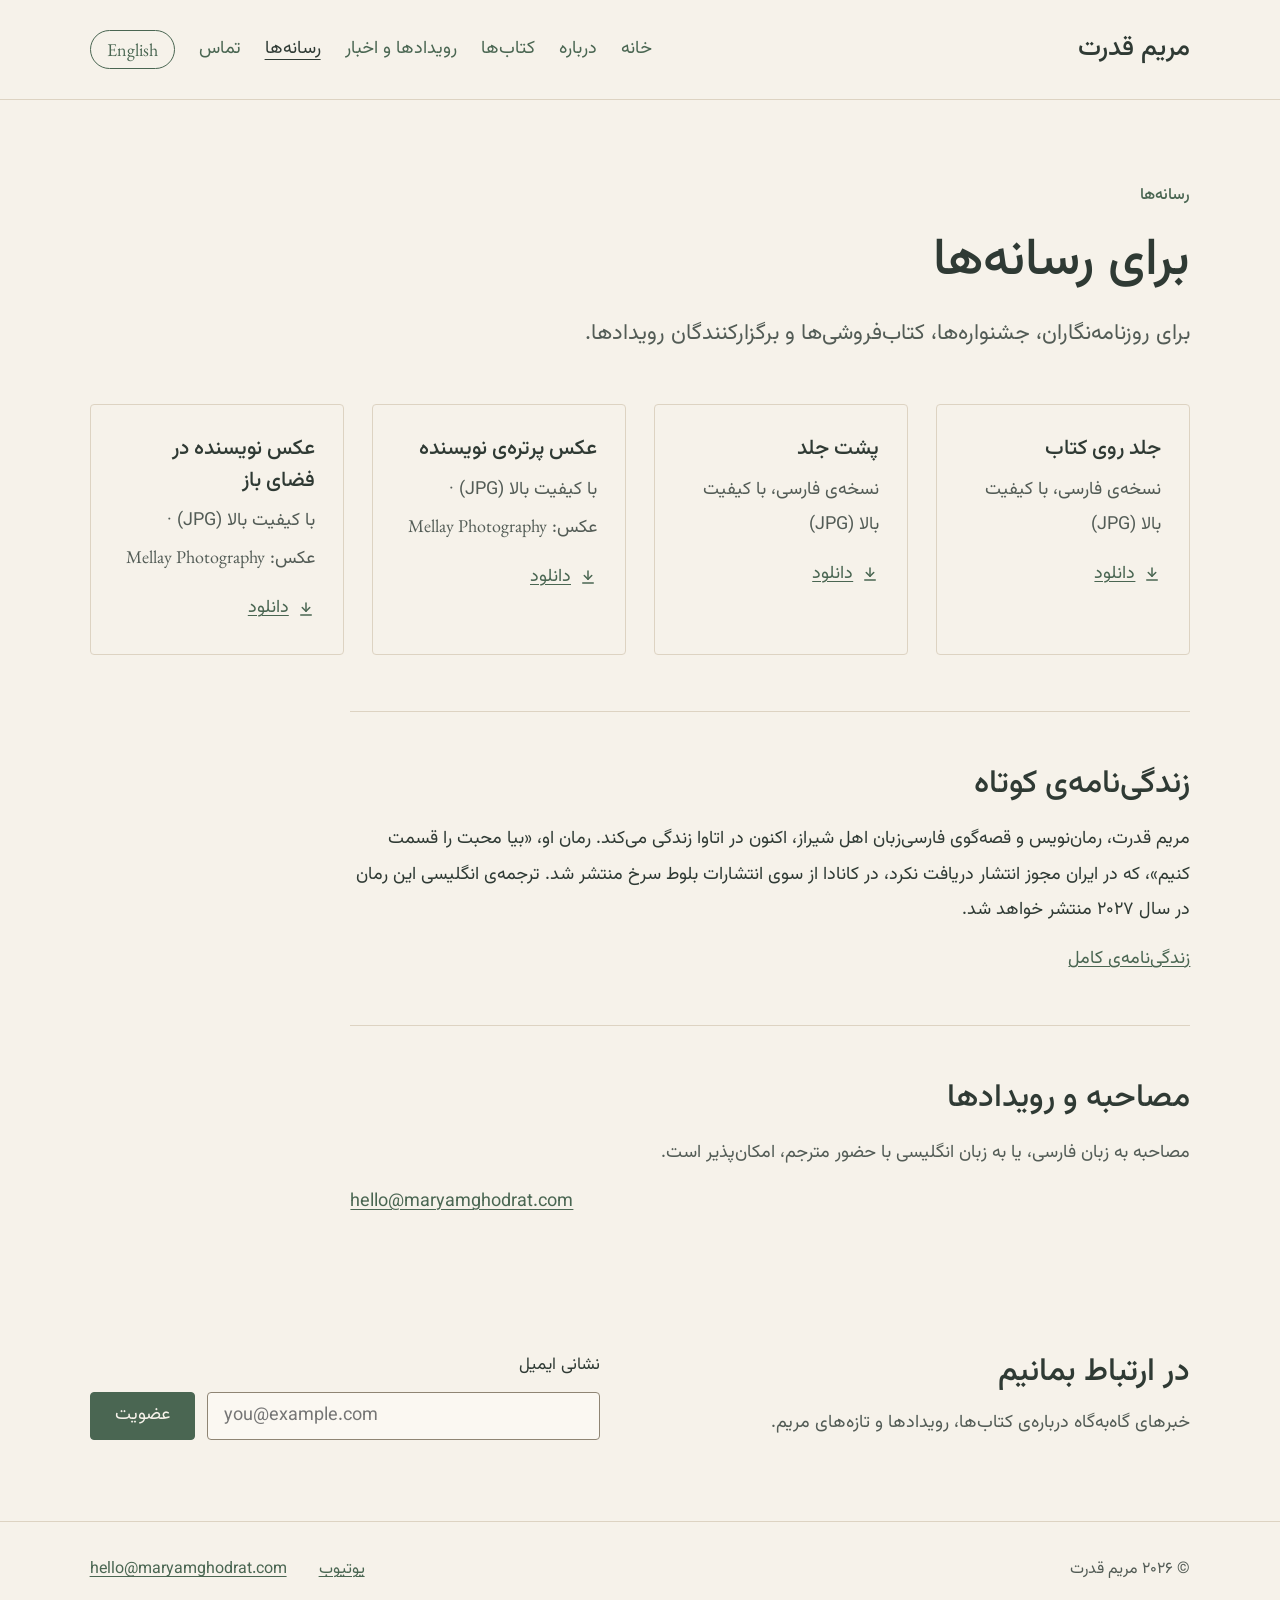
<file: fa/press.html>
<!doctype html>
<html lang="fa" dir="rtl">
<head>
  <meta charset="utf-8">
  <meta name="viewport" content="width=device-width, initial-scale=1">
  <title>رسانه‌ها – مریم قدرت</title>
  <meta name="description" content="برای رسانه‌ها: جلد کتاب، زندگی‌نامه‌ی کوتاه و راه تماس با مریم قدرت.">
  <link rel="canonical" href="https://maryamghodrat.com/fa/press.html">
  <link rel="alternate" hreflang="en" href="https://maryamghodrat.com/press.html">
  <link rel="alternate" hreflang="fa" href="https://maryamghodrat.com/fa/press.html">
  <meta property="og:type" content="website">
  <meta property="og:title" content="رسانه‌ها – مریم قدرت">
  <meta property="og:description" content="برای رسانه‌ها: جلد کتاب، زندگی‌نامه‌ی کوتاه و راه تماس با مریم قدرت.">
  <meta property="og:url" content="https://maryamghodrat.com/fa/press.html">
  <meta property="og:image" content="https://maryamghodrat.com/images/cover-fa-front.jpg">
  <link rel="preconnect" href="https://fonts.googleapis.com">
  <link rel="preconnect" href="https://fonts.gstatic.com" crossorigin>
  <link rel="stylesheet" href="https://fonts.googleapis.com/css2?family=EB+Garamond:ital,wght@0,400;0,500;1,400&family=Vazirmatn:wght@400;500&display=swap">
  <link rel="stylesheet" href="../css/style.css">
  <script src="../js/signup.js" defer></script>
</head>
<body>
  <a class="skip" href="#main">رفتن به محتوای اصلی</a>
  <header class="site-header">
    <a class="wordmark" href="index.html">مریم قدرت</a>
    <nav aria-label="منوی اصلی">
      <a href="index.html">خانه</a>
      <a href="about.html">درباره</a>
      <a href="books.html">کتاب‌ها</a>
      <a href="events.html">رویدادها و اخبار</a>
      <a href="press.html" aria-current="page">رسانه‌ها</a>
      <a href="contact.html">تماس</a>
      <a class="lang-switch" href="../press.html" lang="en" hreflang="en" aria-label="Read this page in English">English</a>
    </nav>
  </header>
  <main id="main">
    <section class="page-title">
      <p class="eyebrow">رسانه‌ها</p>
      <h1>برای رسانه‌ها</h1>
      <p class="lede muted">برای روزنامه‌نگاران، جشنواره‌ها، کتاب‌فروشی‌ها و برگزارکنندگان رویدادها.</p>
    </section>

    <section class="cards cards-3">
      <article class="card"><h3>جلد روی کتاب</h3><p class="muted">نسخه‌ی فارسی، با کیفیت بالا (JPG)</p><a class="dl" href="../images/cover-fa-front-full.jpg" download><svg aria-hidden="true" focusable="false" width="18" height="18" viewBox="0 0 24 24" fill="none" stroke="currentColor" stroke-width="2" stroke-linecap="round" stroke-linejoin="round"><path d="M12 4v11"/><polyline points="7 10 12 15 17 10"/><path d="M5 20h14"/></svg><span>دانلود</span></a></article>
      <article class="card"><h3>پشت جلد</h3><p class="muted">نسخه‌ی فارسی، با کیفیت بالا (JPG)</p><a class="dl" href="../images/cover-fa-back-full.jpg" download><svg aria-hidden="true" focusable="false" width="18" height="18" viewBox="0 0 24 24" fill="none" stroke="currentColor" stroke-width="2" stroke-linecap="round" stroke-linejoin="round"><path d="M12 4v11"/><polyline points="7 10 12 15 17 10"/><path d="M5 20h14"/></svg><span>دانلود</span></a></article>
      <article class="card"><h3>عکس پرتره‌ی نویسنده</h3><p class="muted">با کیفیت بالا (JPG) · عکس: <span lang="en" dir="ltr">Mellay Photography</span></p><a class="dl" href="../images/maryam-ghodrat-headshot.jpg" download><svg aria-hidden="true" focusable="false" width="18" height="18" viewBox="0 0 24 24" fill="none" stroke="currentColor" stroke-width="2" stroke-linecap="round" stroke-linejoin="round"><path d="M12 4v11"/><polyline points="7 10 12 15 17 10"/><path d="M5 20h14"/></svg><span>دانلود</span></a></article>
      <article class="card"><h3>عکس نویسنده در فضای باز</h3><p class="muted">با کیفیت بالا (JPG) · عکس: <span lang="en" dir="ltr">Mellay Photography</span></p><a class="dl" href="../images/maryam-ghodrat-outdoors.jpg" download><svg aria-hidden="true" focusable="false" width="18" height="18" viewBox="0 0 24 24" fill="none" stroke="currentColor" stroke-width="2" stroke-linecap="round" stroke-linejoin="round"><path d="M12 4v11"/><polyline points="7 10 12 15 17 10"/><path d="M5 20h14"/></svg><span>دانلود</span></a></article>
    </section>

    <section class="rule-section narrow">
      <h2>زندگی‌نامه‌ی کوتاه</h2>
      <p>مریم قدرت، رمان‌نویس و قصه‌گوی فارسی‌زبان اهل شیراز، اکنون در اتاوا زندگی می‌کند. رمان او، «بیا محبت را قسمت کنیم»، که در ایران مجوز انتشار دریافت نکرد، در کانادا از سوی انتشارات بلوط سرخ منتشر شد. ترجمه‌ی انگلیسی این رمان در سال ۲۰۲۷ منتشر خواهد شد.</p>
      <a href="about.html">زندگی‌نامه‌ی کامل</a>
    </section>

    <section class="rule-section narrow">
      <h2>مصاحبه و رویدادها</h2>
      <p class="muted">مصاحبه به زبان فارسی، یا به زبان انگلیسی با حضور مترجم، امکان‌پذیر است.</p>
      <a href="mailto:hello@maryamghodrat.com" dir="ltr">hello@maryamghodrat.com</a>
    </section>
  </main>
  <section class="signup" id="newsletter" aria-labelledby="newsletter-h">
    <div>
      <h2 id="newsletter-h">در ارتباط بمانیم</h2>
      <p class="muted">خبرهای گاه‌به‌گاه درباره‌ی کتاب‌ها، رویدادها و تازه‌های مریم.</p>
    </div>
    <!-- Newsletter: signups go straight to Kit (form 10128531). Subscribers are stored in the Kit account, not on this website. -->
    <form class="signup-form" action="https://app.kit.com/forms/10128531/subscriptions" method="post" data-success="سپاس! لطفاً ایمیل خود را بررسی کنید و عضویتتان را تأیید کنید.">
      <label for="email">نشانی ایمیل</label>
      <div class="row">
        <input id="email" name="email_address" type="email" autocomplete="email" placeholder="you@example.com" dir="ltr" required>
        <button type="submit" class="btn">عضویت</button>
      </div>
      <p class="form-status" role="status" aria-live="polite"></p>
    </form>
  </section>
  <footer class="site-footer">
    <span>© ۲۰۲۶ مریم قدرت</span>
    <span class="footer-links"><a href="https://www.youtube.com/channel/UCjnXpdF6b_UfxLox6xlHu4A">یوتیوب</a><a href="mailto:hello@maryamghodrat.com" dir="ltr">hello@maryamghodrat.com</a></span>
  </footer>
</body>
</html>
</file>
<file: css/style.css>
/* maryamghodrat.com — sage and linen. Colours are set here. */
:root {
  --bg: #F6F2EA;          /* linen background */
  --tint: #EDE5D7;        /* soft panels */
  --ph: #E8DFD0;          /* image placeholders */
  --ink: #2F3A34;         /* text */
  --muted: #535C56;       /* secondary text */
  --accent: #4A6652;      /* sage: links and buttons */
  --line: #DDD3C2;        /* dividers */
  --field: #FBF8F2;
  --serif: 'EB Garamond', Georgia, 'Times New Roman', serif;
  --fa: 'Vazirmatn', Tahoma, 'Segoe UI', sans-serif;
  --gutter: clamp(16px, 7vw, 96px);
}

*, *::before, *::after { box-sizing: border-box; }
html { -webkit-text-size-adjust: 100%; text-size-adjust: 100%; }
body { margin: 0; background: var(--bg); color: var(--ink); font-family: var(--serif);
       font-size: 20px; line-height: 1.65; overflow-wrap: break-word; }
html[lang="fa"] body { font-family: var(--fa); font-size: 18px; line-height: 1.95; }
[lang="fa"] { font-family: var(--fa); }
[lang="en"] { font-family: var(--serif); }
[lang="fa"] em { font-style: normal; }
img { max-width: 100%; height: auto; display: block; }
a { color: var(--accent); text-decoration: underline; text-decoration-thickness: 1px; text-underline-offset: 3px; }
a:hover { color: var(--ink); }
h1, h2, h3 { font-weight: 400; line-height: 1.2; margin: 0; }
html[lang="fa"] h1, html[lang="fa"] h2, html[lang="fa"] h3 { font-weight: 500; line-height: 1.5; }
h1 { font-size: clamp(36px, 6vw, 64px); }
h2 { font-size: clamp(26px, 3.4vw, 38px); }
h3 { font-size: 24px; }
html[lang="fa"] h1 { font-size: clamp(30px, 5vw, 52px); }
html[lang="fa"] h2 { font-size: clamp(22px, 3vw, 32px); }
html[lang="fa"] h3 { font-size: 21px; }
p { margin: 0; }

.muted { color: var(--muted); }
.eyebrow { font-size: 15px; letter-spacing: 3px; text-transform: uppercase; color: var(--accent); }
html[lang="fa"] .eyebrow { letter-spacing: 0; text-transform: none; font-size: 16px; font-weight: 500; }
.lede { font-size: 22px; max-width: 720px; }

/* Skip link (visible when focused with the keyboard) */
.skip { position: absolute; top: -100px; inset-inline-start: 16px; z-index: 10; padding: 10px 16px;
        background: var(--ink); color: var(--bg); border-radius: 4px; }
.skip:focus { top: 16px; color: var(--bg); }

/* Header */
.site-header { display: flex; flex-wrap: wrap; gap: 16px 40px; align-items: center; justify-content: space-between;
               padding: 24px var(--gutter); border-bottom: 1px solid var(--line); }
.wordmark { font-size: 30px; font-weight: 500; color: var(--ink); letter-spacing: .5px; text-decoration: none; }
html[lang="fa"] .wordmark { font-size: 26px; letter-spacing: 0; }
.wordmark:hover { color: var(--accent); }
.site-header nav { display: flex; flex-wrap: wrap; gap: 4px 24px; align-items: center; font-size: 18px; }
.site-header nav a { text-decoration: none; padding: 8px 0; }
.site-header nav a:hover { text-decoration: underline; }
.site-header nav a[aria-current="page"] { color: var(--ink); text-decoration: underline; text-underline-offset: 6px; }
.lang-switch { padding: 6px 16px !important; border: 1px solid var(--accent); border-radius: 999px; line-height: 1.4; }
.lang-switch:hover { background: var(--accent); color: var(--bg); text-decoration: none !important; }

/* Buttons */
.btn { display: inline-flex; align-items: center; justify-content: center; gap: 10px; min-height: 48px; padding: 8px 24px;
       border-radius: 4px; border: 1px solid var(--accent); background: var(--accent); color: var(--bg);
       font: inherit; font-size: 18px; line-height: 1.3; text-decoration: none; cursor: pointer; }
.btn:hover { background: var(--ink); border-color: var(--ink); color: var(--bg); }
.btn-outline { background: transparent; color: var(--accent); }
.btn-outline:hover { background: var(--accent); border-color: var(--accent); color: var(--bg); }
.actions { display: flex; flex-wrap: wrap; gap: 12px; }

/* Images and placeholders */
.ph { background: var(--ph); color: var(--muted); font-style: italic; font-size: 18px;
      display: flex; align-items: center; justify-content: center; border-radius: 3px; }
.portrait { width: min(420px, 100%); flex-shrink: 0; margin: 0; }
.portrait img { width: 100%; border-radius: 3px; }
.portrait figcaption { margin-top: 10px; font-size: 15px; color: var(--muted); }
.hero-cover { width: min(400px, 100%); flex-shrink: 0; }
.hero-cover img, .covers img { border-radius: 2px; box-shadow: 0 1px 2px rgba(47,58,52,.12), 0 8px 24px rgba(47,58,52,.12); }
.covers { display: grid; grid-template-columns: 3fr 2fr; gap: 20px; align-items: end; width: min(520px, 100%); flex-shrink: 0; }
.covers a { display: block; }

/* Sections */
main > section { padding-left: var(--gutter); padding-right: var(--gutter); }
.page-title { padding-top: 80px; padding-bottom: 48px; display: grid; gap: 12px; }
.hero, .bio, .book { display: flex; flex-wrap: wrap; gap: 48px 80px; align-items: flex-start; padding-top: 80px; padding-bottom: 80px; }
.hero { align-items: center; }
.hero-text, .book-text { flex: 1 1 340px; display: grid; gap: 18px; max-width: 640px; }
.hero h1 { font-size: clamp(40px, 6vw, 72px); }
html[lang="fa"] .hero h1 { font-size: clamp(32px, 5vw, 56px); }
.bio { padding-top: 0; }
.bio-text { flex: 1 1 340px; display: grid; gap: 22px; max-width: 640px; font-size: 21px; }
html[lang="fa"] .bio-text { font-size: 19px; }

.intro { display: flex; flex-wrap: wrap; gap: 20px 60px; align-items: center; justify-content: space-between;
         margin: 0 var(--gutter); padding: 56px 0 !important; border-top: 1px solid var(--line); border-bottom: 1px solid var(--line); }
.intro p { flex: 1 1 360px; font-size: 26px; line-height: 1.5; }
html[lang="fa"] .intro p { font-size: 22px; line-height: 1.9; }

.two-up, .cards { display: grid; grid-template-columns: repeat(auto-fit, minmax(min(280px, 100%), 1fr)); gap: 28px; }
.two-up { padding-top: 80px; }
.cards-3 { grid-template-columns: repeat(auto-fit, minmax(min(230px, 100%), 1fr)); }
.panel { border: 1px solid var(--line); border-radius: 4px; padding: clamp(24px, 4vw, 48px); display: grid; gap: 14px; align-content: start; justify-items: start; }
.panel-tint { background: var(--tint); border-color: var(--tint); }
.card { border: 1px solid var(--line); border-radius: 4px; padding: 28px; display: grid; gap: 8px; align-content: start; }
.card a { overflow-wrap: anywhere; }
.dl { display: inline-flex; align-items: center; gap: 8px; margin-top: 6px; }

.quote { margin: 0 var(--gutter); padding: clamp(36px, 6vw, 72px) clamp(20px, 8vw, 120px) !important; background: var(--tint);
         border-radius: 4px; text-align: center; display: grid; gap: 18px; justify-items: center; }
.quote-fa { font-size: clamp(21px, 2.6vw, 28px); line-height: 1.9; max-width: 820px; }
.quote-en { font-size: clamp(23px, 3vw, 34px); font-style: italic; line-height: 1.45; max-width: 820px; }

.book-title { font-size: clamp(34px, 4.5vw, 52px); }
.fa-title { font-size: 26px; }
.en-title { font-size: 24px; color: var(--muted); }
.details { margin: 0; display: grid; gap: 10px; }
.details div { display: grid; grid-template-columns: minmax(120px, 170px) 1fr; gap: 4px 20px; padding-bottom: 10px; border-bottom: 1px solid var(--line); }
.details dt { color: var(--muted); font-size: 17px; }
.details dd { margin: 0; }
.nowrap { white-space: nowrap; display: inline-block; }
.buy-label { margin-top: 8px; }
.excerpt { margin: 8px 0; display: grid; gap: 12px; }
.excerpt blockquote { margin: 0; padding-inline-start: 24px; border-inline-start: 2px solid var(--accent); display: grid; gap: 14px; }
.excerpt blockquote p { font-style: italic; font-size: 20px; }
html[lang="fa"] .excerpt blockquote p { font-style: normal; font-size: 18px; }

.banner { margin: 0 var(--gutter); padding: clamp(28px, 5vw, 56px) !important; background: var(--tint); border-radius: 4px;
          display: flex; flex-wrap: wrap; gap: 24px 48px; align-items: center; justify-content: space-between; }
.banner > div { display: grid; gap: 8px; }

.list-section { padding-bottom: 64px; display: grid; gap: 24px; }
.cards:empty { display: none; }
.empty { color: var(--muted); padding: 24px 0; border-top: 1px solid var(--line); border-bottom: 1px solid var(--line); }
.event { display: grid; grid-template-columns: 140px 1fr auto; gap: 16px 40px; align-items: center;
         padding: 28px 0; border-top: 1px solid var(--line); border-bottom: 1px solid var(--line); }
.event-date { display: grid; }
.event-date .day { font-size: 44px; line-height: 1.1; }
.rule-section { margin: 0 var(--gutter); padding: 48px 0 !important; border-top: 1px solid var(--line); display: grid; gap: 14px; }
.cards-3 + .rule-section { margin-top: 56px; }
.narrow { max-width: 840px; }

/* 404 */
.not-found { min-height: 60vh; display: grid; justify-items: center; align-content: center; gap: 20px;
             padding: 72px var(--gutter); text-align: center; }
.not-found h1 { font-size: clamp(28px, 4.5vw, 46px); max-width: 760px; }
.not-found .actions { justify-content: center; margin-top: 8px; }
.nf-fa { font-size: 20px; color: var(--muted); }
.door { width: 110px; height: auto; color: var(--accent); }

/* Newsletter + footer */
.signup { display: flex; flex-wrap: wrap; gap: 32px 80px; align-items: center; padding: 80px var(--gutter); }
.signup > div, .signup-form { flex: 1 1 min(320px, 100%); min-width: 0; display: grid; gap: 10px; }
.signup-form { grid-template-columns: minmax(0, 1fr); }
.signup-form label { font-size: 17px; }
.signup-form .row { display: flex; flex-wrap: wrap; gap: 12px; }
.signup-form input { flex: 1 1 180px; min-width: 0; width: 100%; min-height: 48px; padding: 0 16px; font: inherit; font-size: 18px;
                     border: 1px solid #8F8574; border-radius: 4px; background: var(--field); color: var(--ink); }
html[lang="fa"] .signup-form input { text-align: left; }
.form-status:empty { display: none; }
.form-status { font-size: 19px; color: var(--ink); background: var(--tint); border-radius: 4px; padding: 14px 18px; }
.signup-form.done label, .signup-form.done .row { display: none; }
.site-footer { display: flex; flex-wrap: wrap; gap: 12px 32px; justify-content: space-between;
               padding: 32px var(--gutter); border-top: 1px solid var(--line); font-size: 16px; color: var(--muted); }
.footer-links { display: flex; flex-wrap: wrap; gap: 12px 32px; }

a:focus-visible, .btn:focus-visible, input:focus-visible, button:focus-visible { outline: 2px solid var(--ink); outline-offset: 3px; }

@media (max-width: 700px) {
  body { font-size: 18px; }
  .site-header { padding-top: 18px; padding-bottom: 14px; gap: 8px; }
  .site-header nav { gap: 0 18px; font-size: 17px; }
  .hero, .bio, .book { padding-top: 40px; padding-bottom: 56px; gap: 32px; }
  .hero-cover { width: min(240px, 70%); }
  .portrait { width: min(300px, 80%); }
  .covers { width: min(340px, 100%); }
  .page-title { padding-top: 48px; padding-bottom: 32px; }
  .two-up { padding-top: 56px; }
  .intro p { font-size: 22px; }
  .bio-text { font-size: 19px; }
  .event { grid-template-columns: 1fr; }
  .details div { grid-template-columns: 1fr; }
  .signup { padding-top: 56px; padding-bottom: 56px; }
}

@media (prefers-reduced-motion: reduce) { * { scroll-behavior: auto !important; transition: none !important; } }
@media print { .site-header nav, .signup, .skip { display: none; } }
</file>
